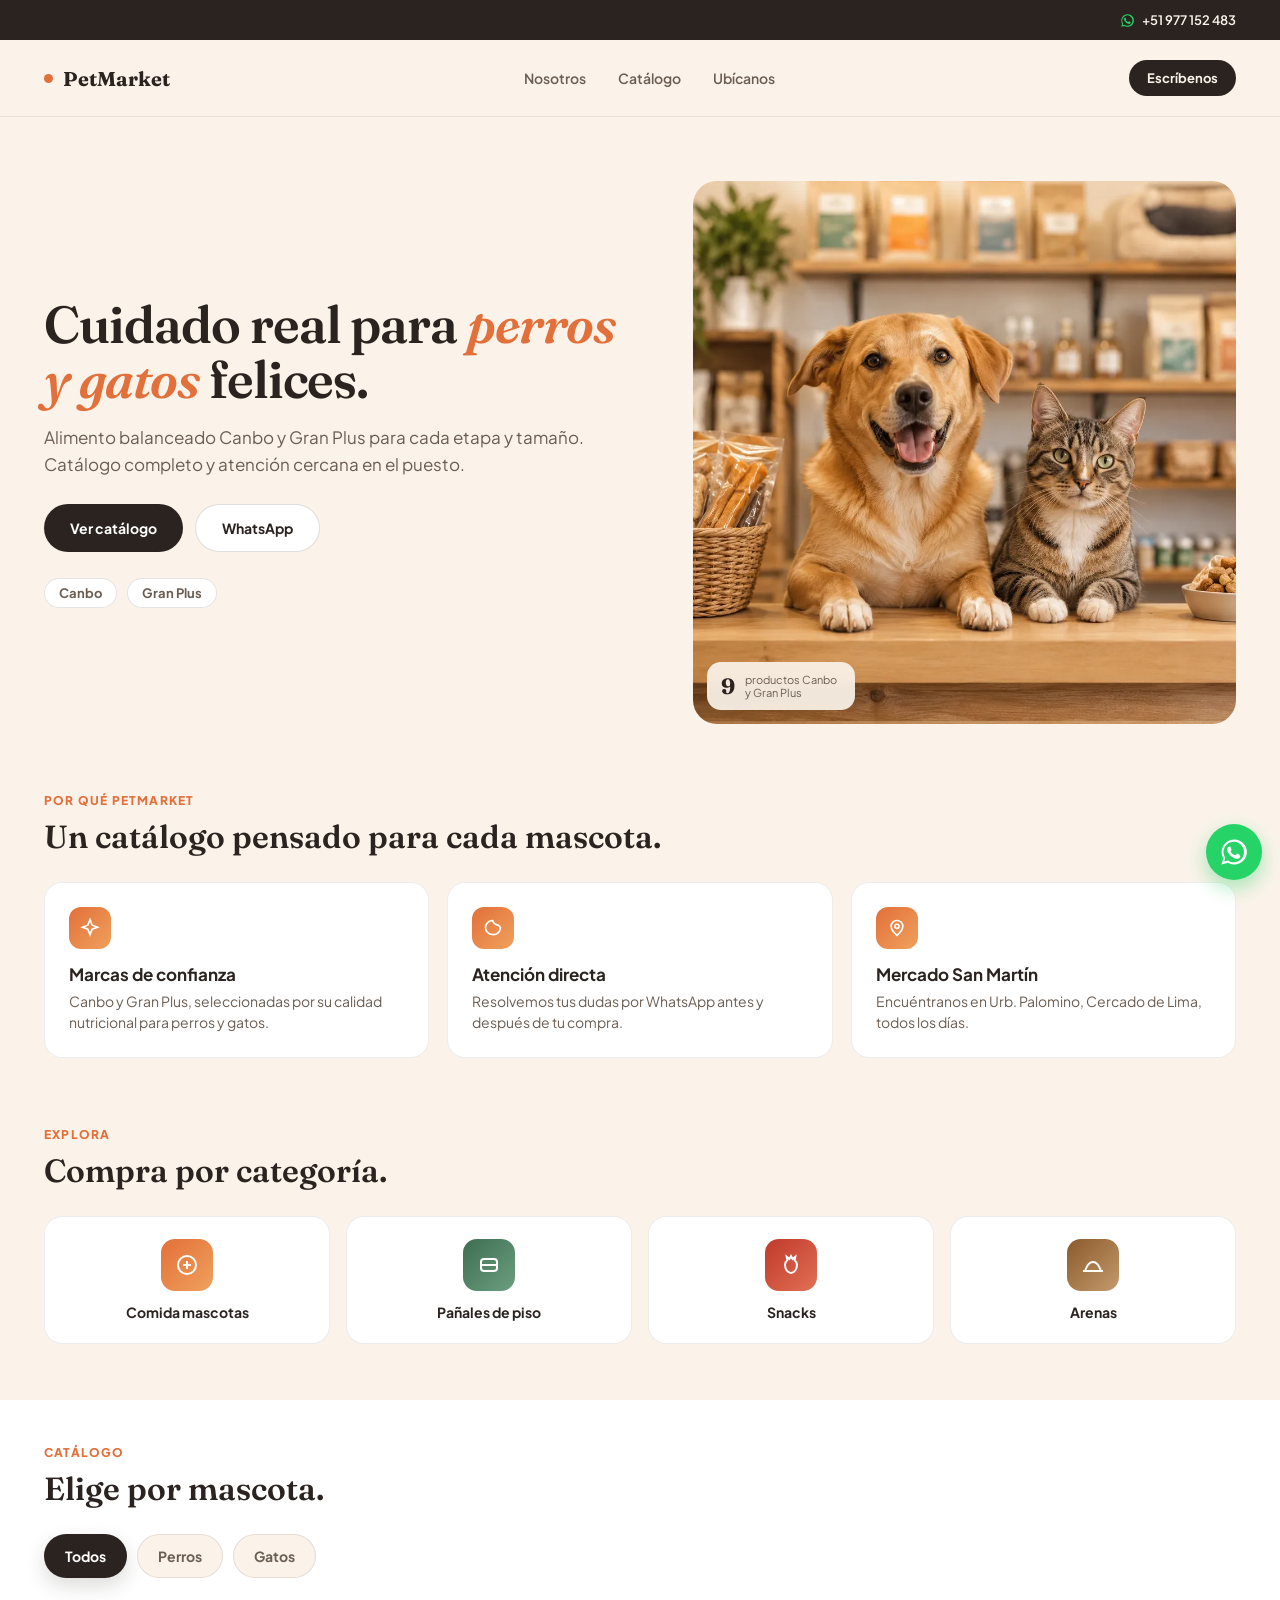
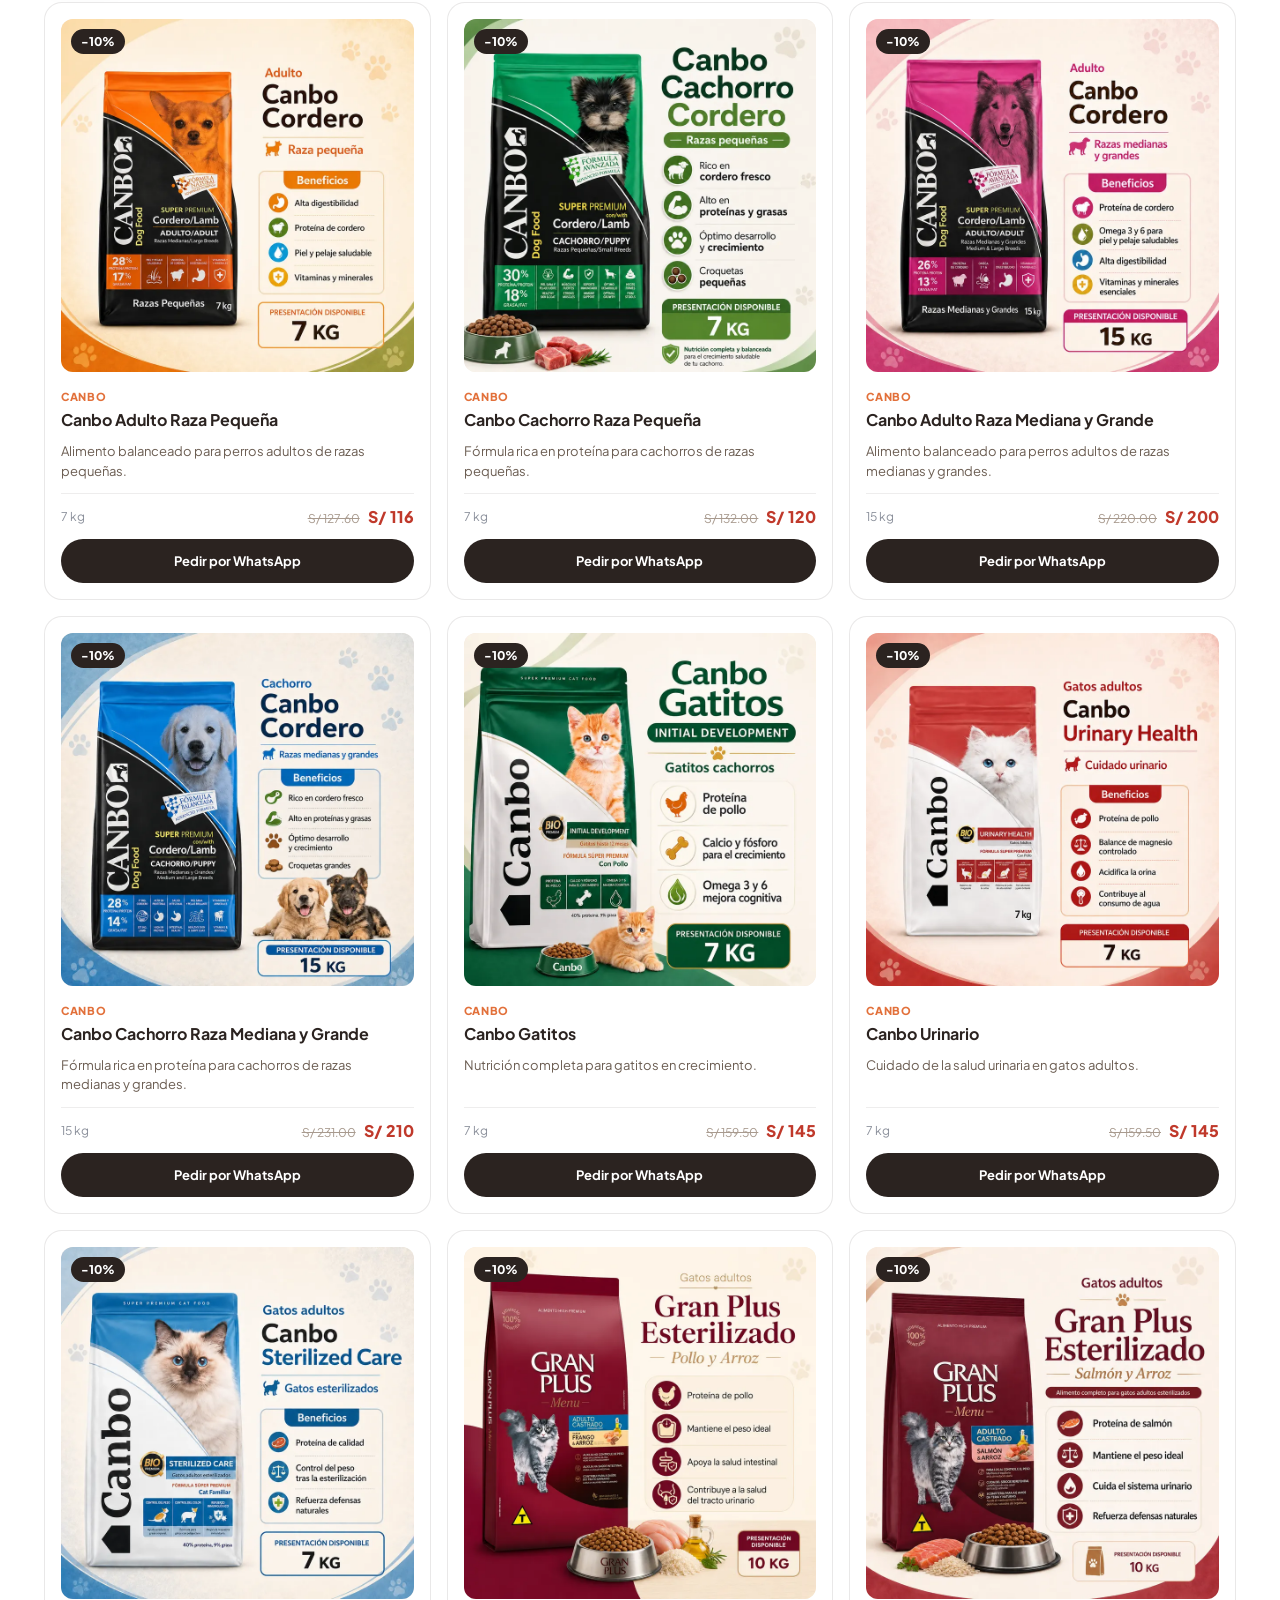
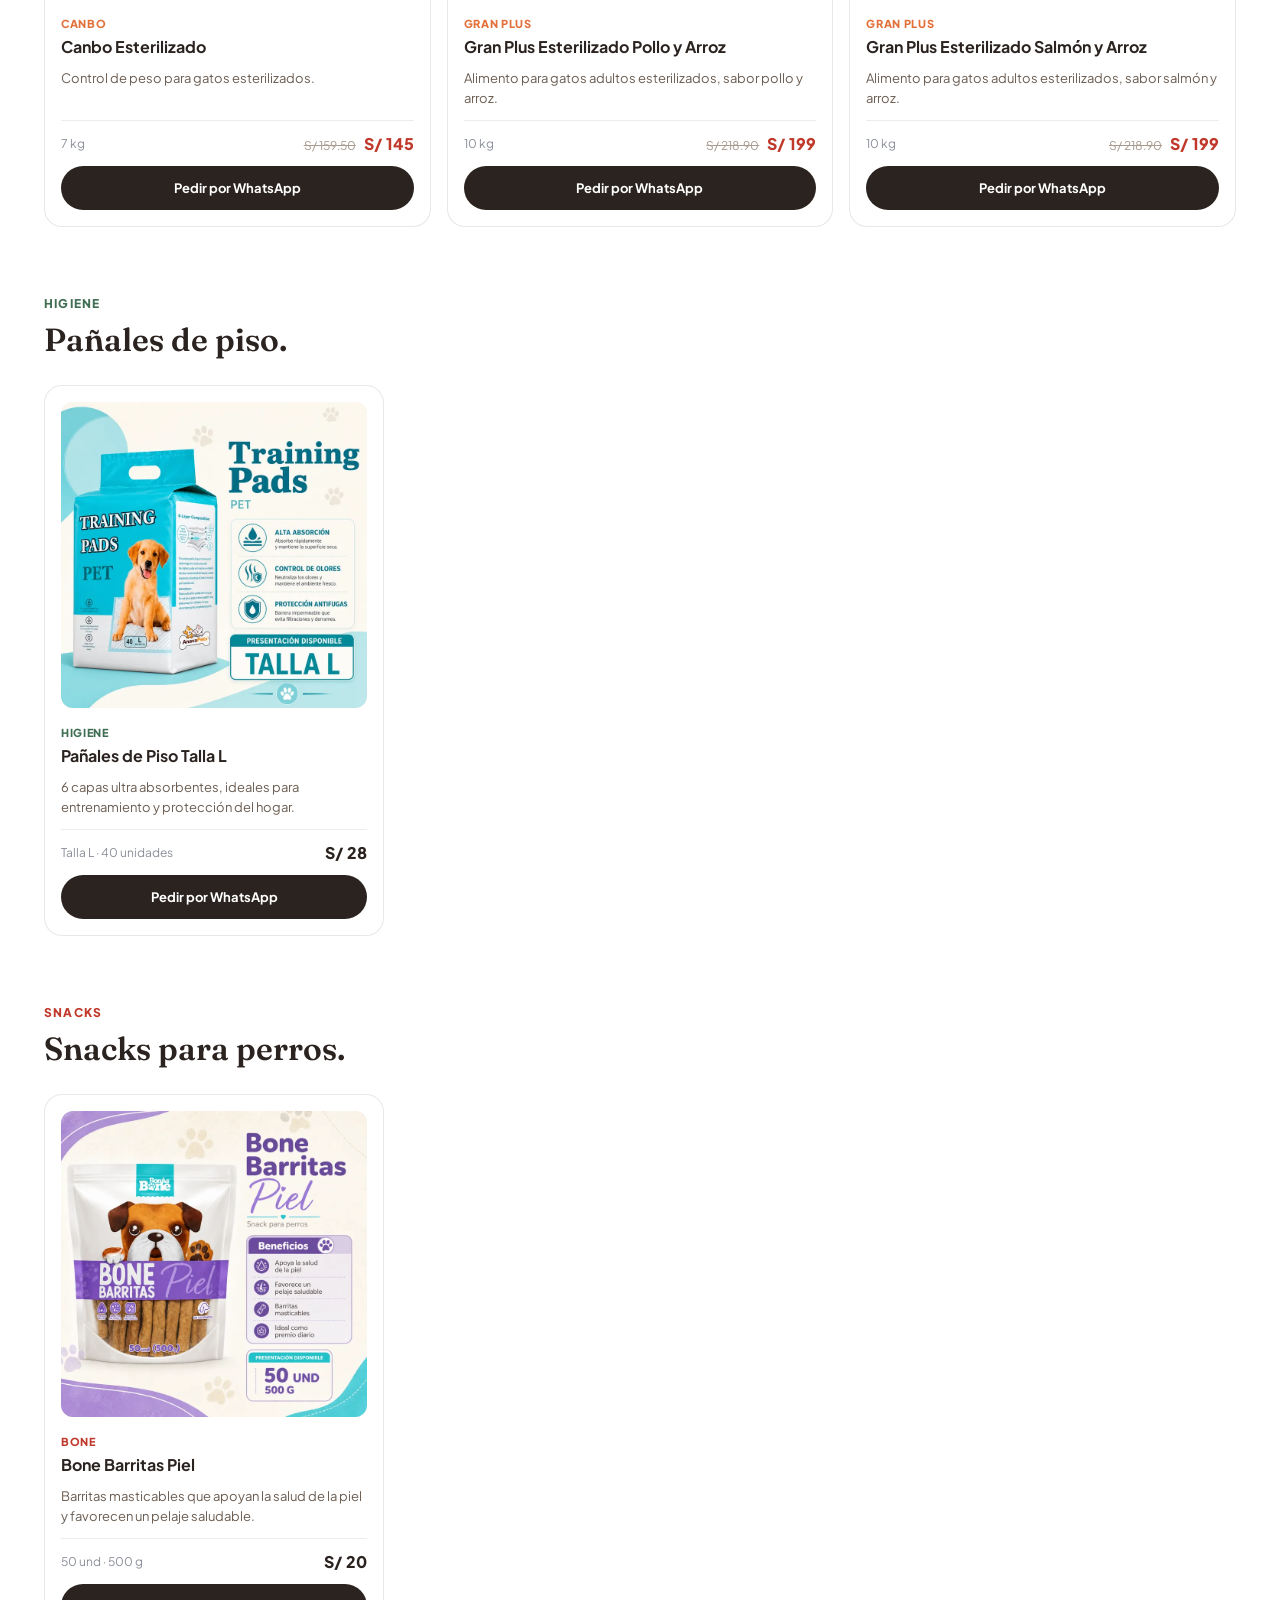
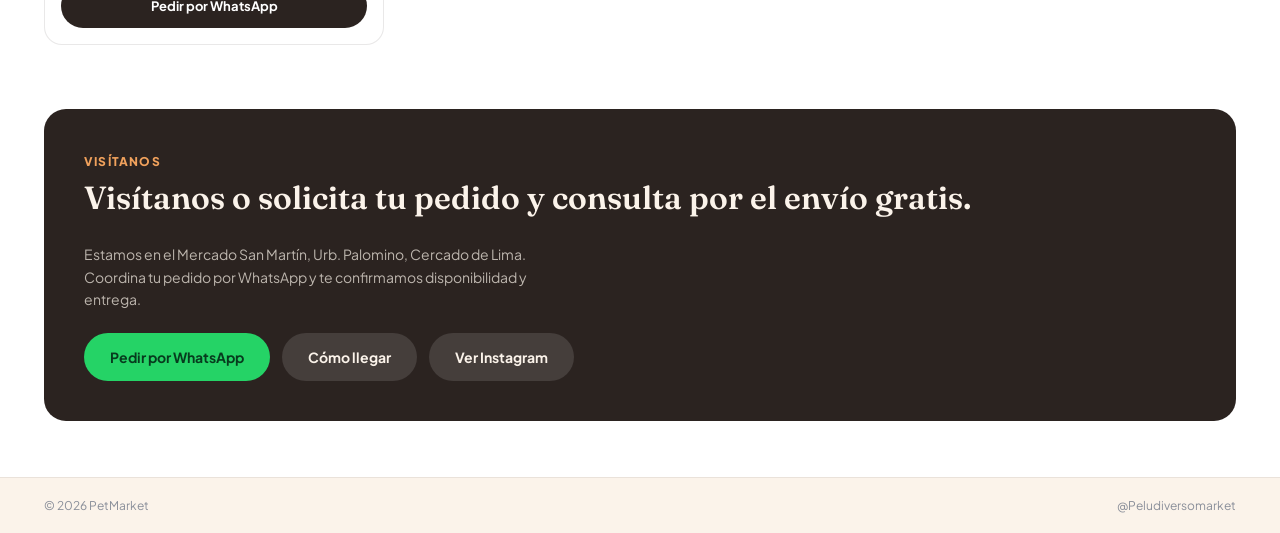
<file: index.html>
<!DOCTYPE html>
<html lang="es">
<head>
<meta charset="utf-8">
<meta name="viewport" content="width=device-width, initial-scale=1">
<title>PetMarket · Alimento y accesorios para perros y gatos en Lima</title>
<meta name="description" content="PetMarket — Alimento balanceado Canbo y Gran Plus para perros y gatos, pañales de piso y snacks. Pedidos por WhatsApp con envío. Mercado San Martín, Urb. Palomino, Cercado de Lima.">
<link rel="canonical" href="https://aaroncn10.github.io/petmarketweb/">
<meta name="theme-color" content="#2B2320">

<!-- Open Graph / redes sociales -->
<meta property="og:type" content="website">
<meta property="og:title" content="PetMarket · Alimento para perros y gatos en Lima">
<meta property="og:description" content="Canbo y Gran Plus con 10% de descuento. Pide por WhatsApp: +51 977 152 483.">
<meta property="og:url" content="https://aaroncn10.github.io/petmarketweb/">
<meta property="og:image" content="https://aaroncn10.github.io/petmarketweb/images/hero-perro-gato.png">
<meta property="og:locale" content="es_PE">
<meta name="twitter:card" content="summary_large_image">

<link rel="preconnect" href="https://fonts.googleapis.com">
<link rel="preconnect" href="https://fonts.gstatic.com" crossorigin="">
<link rel="stylesheet" href="https://fonts.googleapis.com/css2?family=Fraunces:ital,opsz,wght@0,9..144,500;0,9..144,600;0,9..144,700;1,9..144,500&family=Plus+Jakarta+Sans:wght@400;500;600;700;800&display=swap">
<link rel="stylesheet" href="styles.css">

<!-- Datos estructurados para Google -->
<script type="application/ld+json">
{
  "@context": "https://schema.org",
  "@type": "PetStore",
  "name": "PetMarket",
  "description": "Alimento balanceado Canbo y Gran Plus para perros y gatos, pañales de piso y snacks.",
  "telephone": "+51977152483",
  "url": "https://aaroncn10.github.io/petmarketweb/",
  "image": "https://aaroncn10.github.io/petmarketweb/images/hero-perro-gato.png",
  "address": {
    "@type": "PostalAddress",
    "streetAddress": "Mercado San Martín, Urb. Palomino",
    "addressLocality": "Cercado de Lima",
    "addressRegion": "Lima",
    "addressCountry": "PE"
  },
  "sameAs": ["https://instagram.com/Peludiversomarket"]
}
</script>
</head>
<body>

<!-- top bar -->
<div class="topbar">
  <a href="https://wa.me/51977152483?text=Hola%20PetMarket%2C%20quisiera%20m%C3%A1s%20informaci%C3%B3n%20sobre%20su%20cat%C3%A1logo%20%F0%9F%90%BE" target="_blank" rel="noopener">
    <svg width="15" height="15" viewBox="0 0 24 24" fill="#25D366" aria-hidden="true"><path d="M12 2a10 10 0 00-8.6 15L2 22l5.2-1.4A10 10 0 1012 2zm0 18.2c-1.6 0-3.1-.4-4.4-1.2l-.3-.2-3.1.8.8-3-.2-.3A8.2 8.2 0 1112 20.2zm4.5-6.1c-.2-.1-1.4-.7-1.7-.8s-.4-.1-.6.1-.7.8-.9 1-.3.2-.6.1a6.7 6.7 0 01-2-1.2 7.4 7.4 0 01-1.4-1.7c-.1-.2 0-.4.1-.5l.4-.5.2-.3v-.3c0-.1-.6-1.4-.8-1.9s-.4-.4-.6-.4h-.5a1 1 0 00-.7.3 2.9 2.9 0 00-.9 2.2 5 5 0 001.1 2.7 11.5 11.5 0 004.4 3.9c.6.3 1.1.4 1.5.5.6.2 1.2.2 1.6.1a2.7 2.7 0 001.8-1.3c.2-.4.2-.7.1-.8s-.2-.2-.4-.3z"></path></svg>
    +51 977 152 483
  </a>
</div>

<!-- nav -->
<header class="nav">
  <a class="nav__logo" href="#"><span class="dot"></span>PetMarket</a>
  <nav class="nav__links" aria-label="Navegación principal">
    <a href="#nosotros">Nosotros</a>
    <a href="#catalogo">Catálogo</a>
    <a href="#ubicanos">Ubícanos</a>
  </nav>
  <div style="display:flex; align-items:center; gap:10px;">
    <a class="nav__cta" href="https://wa.me/51977152483?text=Hola%20PetMarket%2C%20quisiera%20m%C3%A1s%20informaci%C3%B3n%20sobre%20su%20cat%C3%A1logo%20%F0%9F%90%BE" target="_blank" rel="noopener">Escríbenos</a>
    <button class="nav__toggle" id="menu-toggle" aria-label="Abrir menú" aria-expanded="false" aria-controls="mobile-menu">
      <svg width="22" height="22" viewBox="0 0 24 24" fill="none" stroke="currentColor" stroke-width="2" stroke-linecap="round" aria-hidden="true"><path d="M4 7h16M4 12h16M4 17h16"></path></svg>
    </button>
  </div>
  <nav class="nav__menu" id="mobile-menu" aria-label="Menú móvil">
    <a href="#nosotros">Nosotros</a>
    <a href="#catalogo">Catálogo</a>
    <a href="#panales">Pañales de piso</a>
    <a href="#snacks">Snacks</a>
    <a href="#ubicanos">Ubícanos</a>
  </nav>
</header>

<!-- botón flotante de WhatsApp -->
<a class="wa-float" href="https://wa.me/51977152483?text=Hola%20PetMarket%2C%20quisiera%20m%C3%A1s%20informaci%C3%B3n%20sobre%20su%20cat%C3%A1logo%20%F0%9F%90%BE" target="_blank" rel="noopener" aria-label="Escríbenos por WhatsApp">
  <svg width="30" height="30" viewBox="0 0 24 24" fill="#fff" aria-hidden="true"><path d="M12 2a10 10 0 00-8.6 15L2 22l5.2-1.4A10 10 0 1012 2zm0 18.2c-1.6 0-3.1-.4-4.4-1.2l-.3-.2-3.1.8.8-3-.2-.3A8.2 8.2 0 1112 20.2zm4.5-6.1c-.2-.1-1.4-.7-1.7-.8s-.4-.1-.6.1-.7.8-.9 1-.3.2-.6.1a6.7 6.7 0 01-2-1.2 7.4 7.4 0 01-1.4-1.7c-.1-.2 0-.4.1-.5l.4-.5.2-.3v-.3c0-.1-.6-1.4-.8-1.9s-.4-.4-.6-.4h-.5a1 1 0 00-.7.3 2.9 2.9 0 00-.9 2.2 5 5 0 001.1 2.7 11.5 11.5 0 004.4 3.9c.6.3 1.1.4 1.5.5.6.2 1.2.2 1.6.1a2.7 2.7 0 001.8-1.3c.2-.4.2-.7.1-.8s-.2-.2-.4-.3z"></path></svg>
</a>

<main>

  <!-- hero -->
  <section class="hero container">
    <div>
      <h1>Cuidado real para <em>perros y gatos</em> felices.</h1>
      <p class="hero__sub">Alimento balanceado Canbo y Gran Plus para cada etapa y tamaño. Catálogo completo y atención cercana en el puesto.</p>
      <div class="hero__actions">
        <a class="btn btn--dark" href="#catalogo">Ver catálogo</a>
        <a class="btn btn--light" href="https://wa.me/51977152483?text=Hola%20PetMarket%2C%20quisiera%20m%C3%A1s%20informaci%C3%B3n%20sobre%20su%20cat%C3%A1logo%20%F0%9F%90%BE" target="_blank" rel="noopener">WhatsApp</a>
      </div>
      <div class="hero__badges">
        <span class="badge">Canbo</span>
        <span class="badge">Gran Plus</span>
      </div>
    </div>
    <div class="hero__media">
      <img src="images/hero-perro-gato.webp" alt="Perro y gato en el mostrador de PetMarket" width="1000" height="1000" fetchpriority="high">
      <div class="hero__stat"><strong>9</strong><span>productos Canbo y Gran Plus</span></div>
    </div>
  </section>

  <!-- features -->
  <section id="nosotros" class="section container">
    <span class="eyebrow">Por qué PetMarket</span>
    <h2>Un catálogo pensado para cada mascota.</h2>
    <div class="features">
      <div class="feature">
        <div class="feature__icon"><svg width="20" height="20" viewBox="0 0 24 24" fill="none" stroke="#fff" stroke-width="2" aria-hidden="true"><path d="M12 2l2.6 6.6L21 11l-6.4 2.4L12 20l-2.6-6.6L3 11l6.4-2.4z"></path></svg></div>
        <h3>Marcas de confianza</h3>
        <p>Canbo y Gran Plus, seleccionadas por su calidad nutricional para perros y gatos.</p>
      </div>
      <div class="feature">
        <div class="feature__icon"><svg width="20" height="20" viewBox="0 0 24 24" fill="none" stroke="#fff" stroke-width="2" aria-hidden="true"><path d="M21 11.5a8.4 8.4 0 01-9.5 8.3A8.4 8.4 0 013 11.5 8.5 8.5 0 0111.5 3c.9 3 3 5 6.5 5.5a8.4 8.4 0 013 3z"></path></svg></div>
        <h3>Atención directa</h3>
        <p>Resolvemos tus dudas por WhatsApp antes y después de tu compra.</p>
      </div>
      <div class="feature">
        <div class="feature__icon"><svg width="20" height="20" viewBox="0 0 24 24" fill="none" stroke="#fff" stroke-width="2" aria-hidden="true"><path d="M12 21s-7-6.2-7-11a7 7 0 1114 0c0 4.8-7 11-7 11z"></path><circle cx="12" cy="10" r="2.5"></circle></svg></div>
        <h3>Mercado San Martín</h3>
        <p>Encuéntranos en Urb. Palomino, Cercado de Lima, todos los días.</p>
      </div>
    </div>
  </section>

  <!-- categorías -->
  <section class="section container">
    <span class="eyebrow">Explora</span>
    <h2>Compra por categoría.</h2>
    <div class="categories">
      <a class="category" href="#catalogo">
        <div class="category__icon grad-orange"><svg width="24" height="24" viewBox="0 0 24 24" fill="none" stroke="#fff" stroke-width="2" aria-hidden="true"><circle cx="12" cy="12" r="9"></circle><path d="M8 12h8M12 8v8"></path></svg></div>
        <span>Comida mascotas</span>
      </a>
      <a class="category" href="#panales">
        <div class="category__icon grad-green"><svg width="24" height="24" viewBox="0 0 24 24" fill="none" stroke="#fff" stroke-width="2" aria-hidden="true"><rect x="4" y="6" width="16" height="12" rx="3"></rect><path d="M4 12h16"></path></svg></div>
        <span>Pañales de piso</span>
      </a>
      <a class="category" href="#snacks">
        <div class="category__icon grad-red"><svg width="24" height="24" viewBox="0 0 24 24" fill="none" stroke="#fff" stroke-width="2" aria-hidden="true"><path d="M12 3l1.6 3 2.7-2.2-.6 3.4A6 6 0 0118 12c0 4-2.7 8-6 8s-6-4-6-8a6 6 0 012.3-4.8l-.6-3.4L10.4 6z"></path></svg></div>
        <span>Snacks</span>
      </a>
      <a class="category" href="#catalogo">
        <div class="category__icon grad-brown"><svg width="24" height="24" viewBox="0 0 24 24" fill="none" stroke="#fff" stroke-width="2" aria-hidden="true"><path d="M4 18c2-6 4-9 8-9s6 3 8 9"></path><path d="M2 18h20"></path></svg></div>
        <span>Arenas</span>
      </a>
    </div>
  </section>

  <!-- catálogo -->
  <section id="catalogo" class="section section--white">
    <div class="container" style="padding-top:32px;">
      <span class="eyebrow">Catálogo</span>
      <h2>Elige por mascota.</h2>
      <div class="filters" role="group" aria-label="Filtrar catálogo">
        <button class="cat-btn is-active" data-filter="all">Todos</button>
        <button class="cat-btn" data-filter="perros">Perros</button>
        <button class="cat-btn" data-filter="gatos">Gatos</button>
      </div>
      <div class="grid-products" id="catalog-grid">

        <article class="cat-card product is-visible" data-category="perros">
          <div class="product__media">
            <img src="images/canbo-adulto-pequena.webp" alt="Canbo Adulto Raza Pequeña" width="800" height="800" loading="lazy">
            <span class="product__off">-10%</span>
          </div>
          <div><span class="product__brand">Canbo</span><h3>Canbo Adulto Raza Pequeña</h3></div>
          <p class="product__desc">Alimento balanceado para perros adultos de razas pequeñas.</p>
          <div class="product__meta"><span>7 kg</span><span class="price"><span class="price__old">S/ 127.60</span><span class="price__now">S/ 116</span></span></div>
          <a class="btn btn--dark" href="https://wa.me/51977152483?text=Hola%20PetMarket%2C%20quisiera%20pedir%3A%20Canbo%20Adulto%20Raza%20Peque%C3%B1a" target="_blank" rel="noopener">Pedir por WhatsApp</a>
        </article>

        <article class="cat-card product is-visible" data-category="perros">
          <div class="product__media">
            <img src="images/canbo-cachorro-pequena.webp" alt="Canbo Cachorro Raza Pequeña" width="800" height="800" loading="lazy">
            <span class="product__off">-10%</span>
          </div>
          <div><span class="product__brand">Canbo</span><h3>Canbo Cachorro Raza Pequeña</h3></div>
          <p class="product__desc">Fórmula rica en proteína para cachorros de razas pequeñas.</p>
          <div class="product__meta"><span>7 kg</span><span class="price"><span class="price__old">S/ 132.00</span><span class="price__now">S/ 120</span></span></div>
          <a class="btn btn--dark" href="https://wa.me/51977152483?text=Hola%20PetMarket%2C%20quisiera%20pedir%3A%20Canbo%20Cachorro%20Raza%20Peque%C3%B1a" target="_blank" rel="noopener">Pedir por WhatsApp</a>
        </article>

        <article class="cat-card product is-visible" data-category="perros">
          <div class="product__media">
            <img src="images/canbo-adulto-mediana-grande.webp" alt="Canbo Adulto Raza Mediana y Grande" width="800" height="800" loading="lazy">
            <span class="product__off">-10%</span>
          </div>
          <div><span class="product__brand">Canbo</span><h3>Canbo Adulto Raza Mediana y Grande</h3></div>
          <p class="product__desc">Alimento balanceado para perros adultos de razas medianas y grandes.</p>
          <div class="product__meta"><span>15 kg</span><span class="price"><span class="price__old">S/ 220.00</span><span class="price__now">S/ 200</span></span></div>
          <a class="btn btn--dark" href="https://wa.me/51977152483?text=Hola%20PetMarket%2C%20quisiera%20pedir%3A%20Canbo%20Adulto%20Raza%20Mediana%20y%20Grande" target="_blank" rel="noopener">Pedir por WhatsApp</a>
        </article>

        <article class="cat-card product is-visible" data-category="perros">
          <div class="product__media">
            <img src="images/canbo-cachorro-mediana-grande.webp" alt="Canbo Cachorro Raza Mediana y Grande" width="800" height="800" loading="lazy">
            <span class="product__off">-10%</span>
          </div>
          <div><span class="product__brand">Canbo</span><h3>Canbo Cachorro Raza Mediana y Grande</h3></div>
          <p class="product__desc">Fórmula rica en proteína para cachorros de razas medianas y grandes.</p>
          <div class="product__meta"><span>15 kg</span><span class="price"><span class="price__old">S/ 231.00</span><span class="price__now">S/ 210</span></span></div>
          <a class="btn btn--dark" href="https://wa.me/51977152483?text=Hola%20PetMarket%2C%20quisiera%20pedir%3A%20Canbo%20Cachorro%20Raza%20Mediana%20y%20Grande" target="_blank" rel="noopener">Pedir por WhatsApp</a>
        </article>

        <article class="cat-card product is-visible" data-category="gatos">
          <div class="product__media">
            <img src="images/canbo-gatitos.webp" alt="Canbo Gatitos" width="800" height="800" loading="lazy">
            <span class="product__off">-10%</span>
          </div>
          <div><span class="product__brand">Canbo</span><h3>Canbo Gatitos</h3></div>
          <p class="product__desc">Nutrición completa para gatitos en crecimiento.</p>
          <div class="product__meta"><span>7 kg</span><span class="price"><span class="price__old">S/ 159.50</span><span class="price__now">S/ 145</span></span></div>
          <a class="btn btn--dark" href="https://wa.me/51977152483?text=Hola%20PetMarket%2C%20quisiera%20pedir%3A%20Canbo%20Gatitos" target="_blank" rel="noopener">Pedir por WhatsApp</a>
        </article>

        <article class="cat-card product is-visible" data-category="gatos">
          <div class="product__media">
            <img src="images/canbo-urinario.webp" alt="Canbo Urinario" width="800" height="800" loading="lazy">
            <span class="product__off">-10%</span>
          </div>
          <div><span class="product__brand">Canbo</span><h3>Canbo Urinario</h3></div>
          <p class="product__desc">Cuidado de la salud urinaria en gatos adultos.</p>
          <div class="product__meta"><span>7 kg</span><span class="price"><span class="price__old">S/ 159.50</span><span class="price__now">S/ 145</span></span></div>
          <a class="btn btn--dark" href="https://wa.me/51977152483?text=Hola%20PetMarket%2C%20quisiera%20pedir%3A%20Canbo%20Urinario" target="_blank" rel="noopener">Pedir por WhatsApp</a>
        </article>

        <article class="cat-card product is-visible" data-category="gatos">
          <div class="product__media">
            <img src="images/canbo-esterilizado.webp" alt="Canbo Esterilizado" width="800" height="800" loading="lazy">
            <span class="product__off">-10%</span>
          </div>
          <div><span class="product__brand">Canbo</span><h3>Canbo Esterilizado</h3></div>
          <p class="product__desc">Control de peso para gatos esterilizados.</p>
          <div class="product__meta"><span>7 kg</span><span class="price"><span class="price__old">S/ 159.50</span><span class="price__now">S/ 145</span></span></div>
          <a class="btn btn--dark" href="https://wa.me/51977152483?text=Hola%20PetMarket%2C%20quisiera%20pedir%3A%20Canbo%20Esterilizado" target="_blank" rel="noopener">Pedir por WhatsApp</a>
        </article>

        <article class="cat-card product is-visible" data-category="gatos">
          <div class="product__media">
            <img src="images/granplus-esterilizado-pollo.webp" alt="Gran Plus Esterilizado Pollo y Arroz" width="800" height="800" loading="lazy">
            <span class="product__off">-10%</span>
          </div>
          <div><span class="product__brand">Gran Plus</span><h3>Gran Plus Esterilizado Pollo y Arroz</h3></div>
          <p class="product__desc">Alimento para gatos adultos esterilizados, sabor pollo y arroz.</p>
          <div class="product__meta"><span>10 kg</span><span class="price"><span class="price__old">S/ 218.90</span><span class="price__now">S/ 199</span></span></div>
          <a class="btn btn--dark" href="https://wa.me/51977152483?text=Hola%20PetMarket%2C%20quisiera%20pedir%3A%20Gran%20Plus%20Esterilizado%20Pollo%20y%20Arroz" target="_blank" rel="noopener">Pedir por WhatsApp</a>
        </article>

        <article class="cat-card product is-visible" data-category="gatos">
          <div class="product__media">
            <img src="images/granplus-esterilizado-salmon.webp" alt="Gran Plus Esterilizado Salmón y Arroz" width="800" height="800" loading="lazy">
            <span class="product__off">-10%</span>
          </div>
          <div><span class="product__brand">Gran Plus</span><h3>Gran Plus Esterilizado Salmón y Arroz</h3></div>
          <p class="product__desc">Alimento para gatos adultos esterilizados, sabor salmón y arroz.</p>
          <div class="product__meta"><span>10 kg</span><span class="price"><span class="price__old">S/ 218.90</span><span class="price__now">S/ 199</span></span></div>
          <a class="btn btn--dark" href="https://wa.me/51977152483?text=Hola%20PetMarket%2C%20quisiera%20pedir%3A%20Gran%20Plus%20Esterilizado%20Salm%C3%B3n%20y%20Arroz" target="_blank" rel="noopener">Pedir por WhatsApp</a>
        </article>

      </div>
    </div>
  </section>

  <!-- pañales -->
  <section id="panales" class="section section--white">
    <div class="container">
      <span class="eyebrow eyebrow--green">Higiene</span>
      <h2>Pañales de piso.</h2>
      <article class="product single-card" style="display:flex;">
        <div class="product__media">
          <img src="images/panales-piso.webp" alt="Pañales de Piso Talla L" width="800" height="800" loading="lazy">
        </div>
        <div><span class="product__brand product__brand--green">Higiene</span><h3>Pañales de Piso Talla L</h3></div>
        <p class="product__desc">6 capas ultra absorbentes, ideales para entrenamiento y protección del hogar.</p>
        <div class="product__meta"><span>Talla L · 40 unidades</span><span class="price"><span class="price__now price__now--plain">S/ 28</span></span></div>
        <a class="btn btn--dark" href="https://wa.me/51977152483?text=Hola%20PetMarket%2C%20quisiera%20pedir%3A%20Pa%C3%B1ales%20de%20Piso%20Talla%20L" target="_blank" rel="noopener">Pedir por WhatsApp</a>
      </article>
    </div>
  </section>

  <!-- snacks -->
  <section id="snacks" class="section section--white">
    <div class="container">
      <span class="eyebrow eyebrow--red">Snacks</span>
      <h2>Snacks para perros.</h2>
      <article class="product single-card" style="display:flex;">
        <div class="product__media">
          <img src="images/snack-bone-barritas.webp" alt="Bone Barritas Piel" width="800" height="800" loading="lazy">
        </div>
        <div><span class="product__brand product__brand--red">Bone</span><h3>Bone Barritas Piel</h3></div>
        <p class="product__desc">Barritas masticables que apoyan la salud de la piel y favorecen un pelaje saludable.</p>
        <div class="product__meta"><span>50 und · 500 g</span><span class="price"><span class="price__now price__now--plain">S/ 20</span></span></div>
        <a class="btn btn--dark" href="https://wa.me/51977152483?text=Hola%20PetMarket%2C%20quisiera%20pedir%3A%20Bone%20Barritas%20Piel" target="_blank" rel="noopener">Pedir por WhatsApp</a>
      </article>
    </div>
  </section>

  <!-- ubícanos -->
  <section id="ubicanos" class="section section--white">
    <div class="container">
      <div class="location-card">
        <span class="eyebrow eyebrow--peach">Visítanos</span>
        <h2>Visítanos o solicita tu pedido y consulta por el envío gratis.</h2>
        <p>Estamos en el Mercado San Martín, Urb. Palomino, Cercado de Lima. Coordina tu pedido por WhatsApp y te confirmamos disponibilidad y entrega.</p>
        <div class="actions">
          <a class="btn btn--wa" href="https://wa.me/51977152483?text=Hola%20PetMarket%2C%20quisiera%20m%C3%A1s%20informaci%C3%B3n%20sobre%20su%20cat%C3%A1logo%20%F0%9F%90%BE" target="_blank" rel="noopener">Pedir por WhatsApp</a>
          <a class="btn btn--ghost" href="https://www.google.com/maps/search/?api=1&query=Mercado+San+Mart%C3%ADn+Urb.+Palomino+Cercado+de+Lima" target="_blank" rel="noopener">Cómo llegar</a>
          <a class="btn btn--ghost" href="https://instagram.com/Peludiversomarket" target="_blank" rel="noopener">Ver Instagram</a>
        </div>
      </div>
    </div>
  </section>

</main>

<footer class="footer">
  <span>© 2026 PetMarket</span><span>@Peludiversomarket</span>
</footer>

<script src="main.js" defer></script>
</body>
</html>
</file>
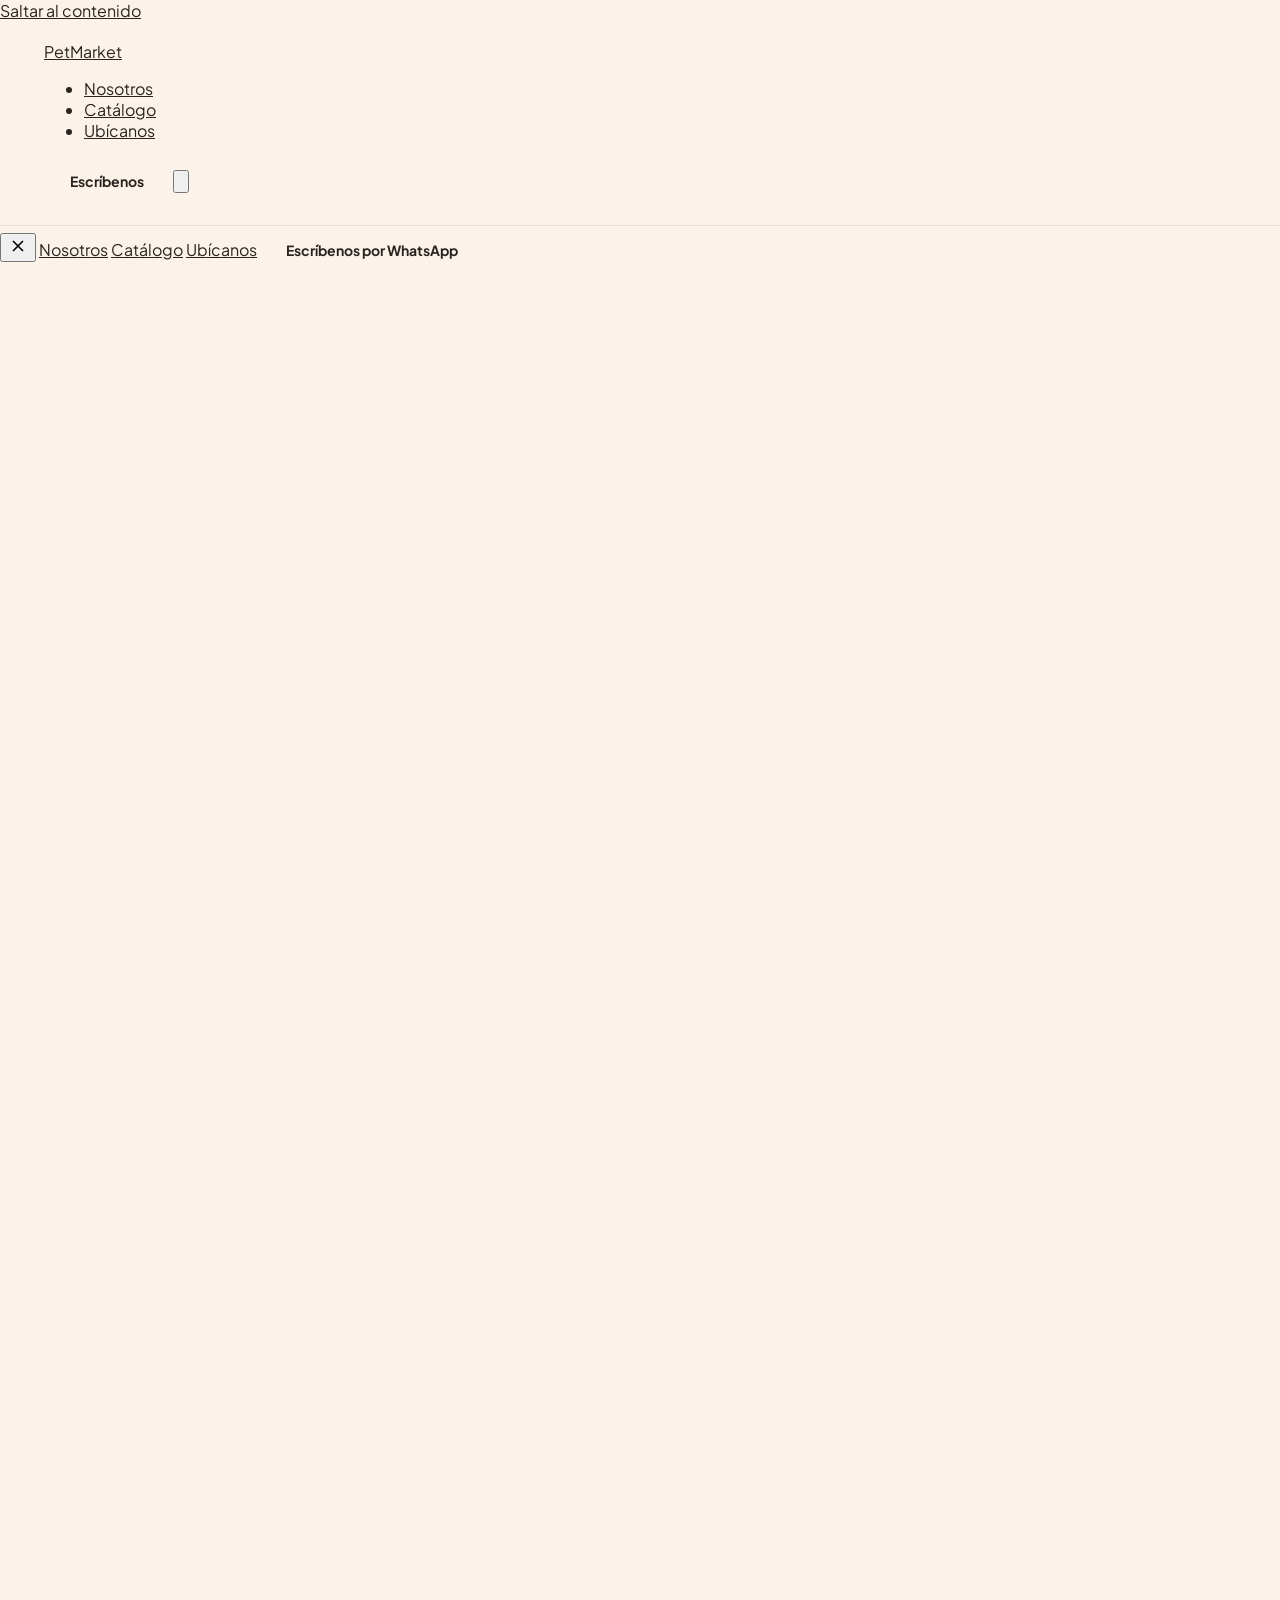
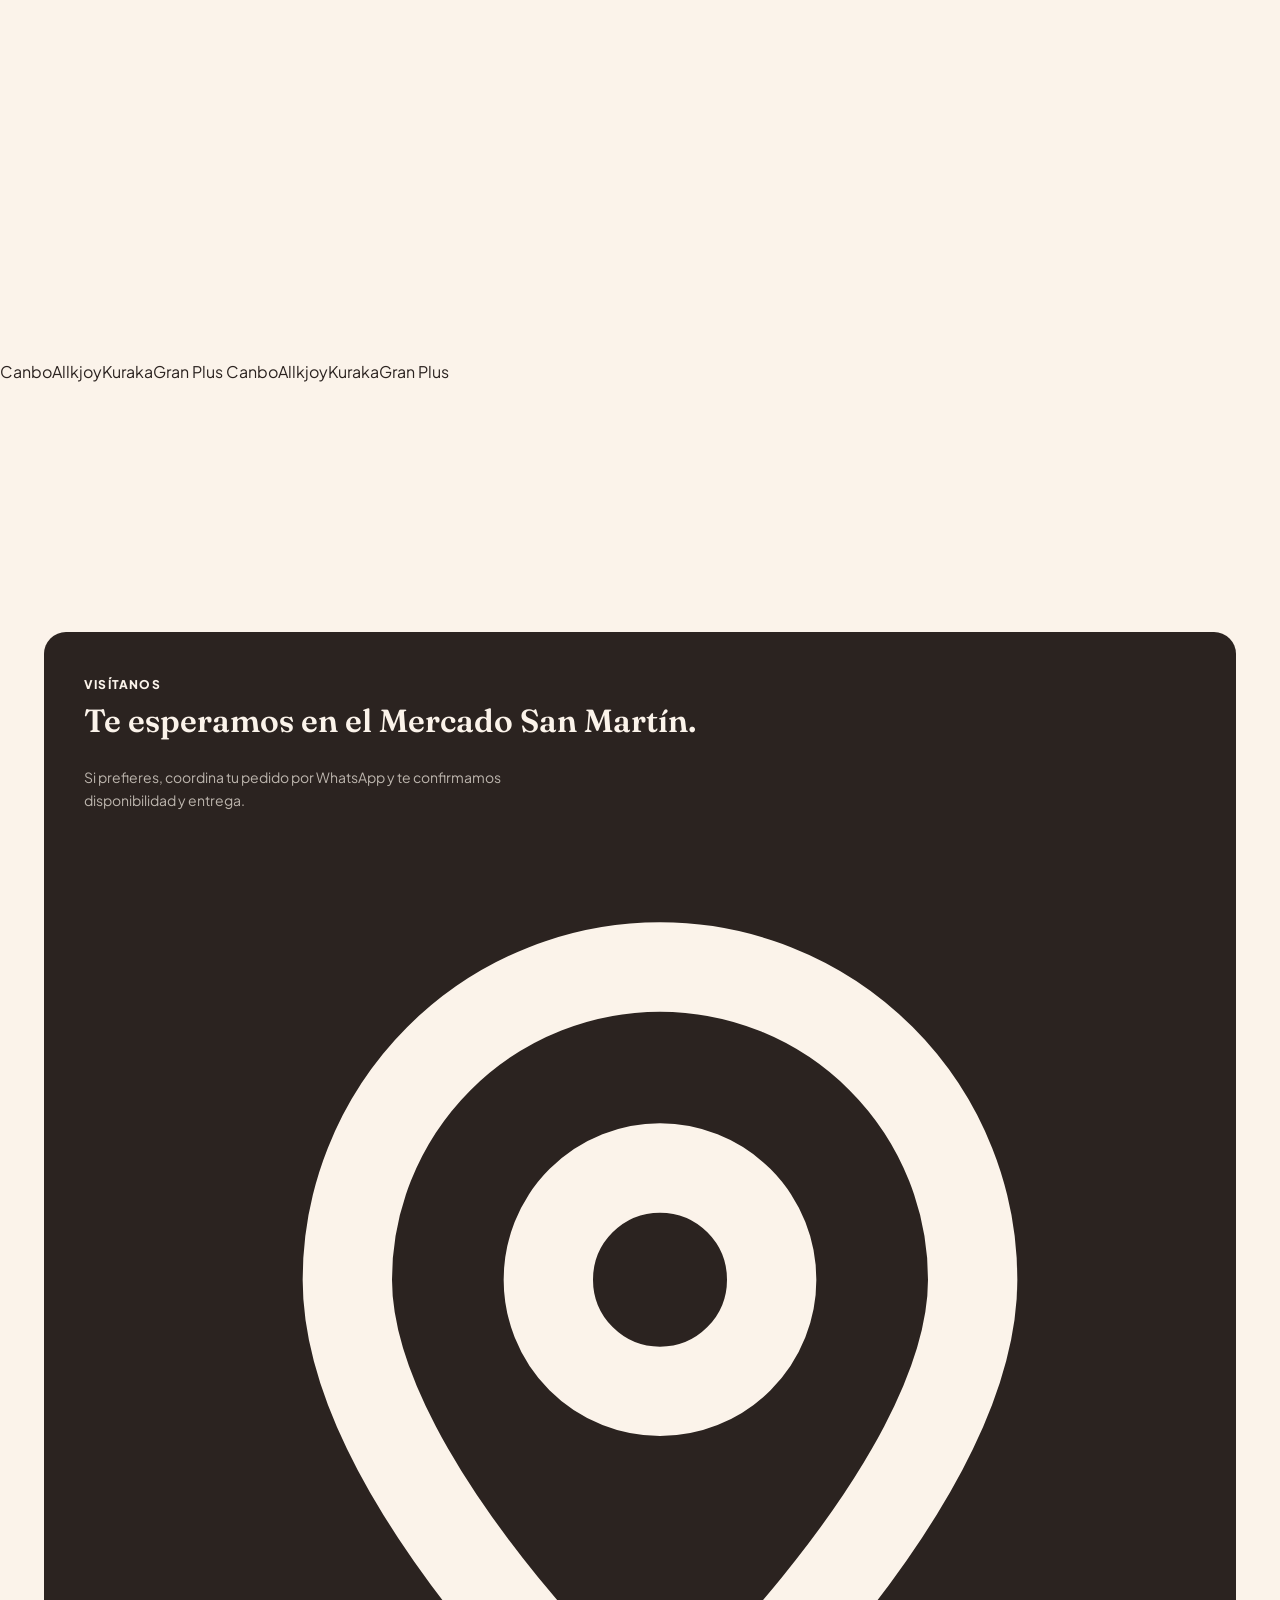
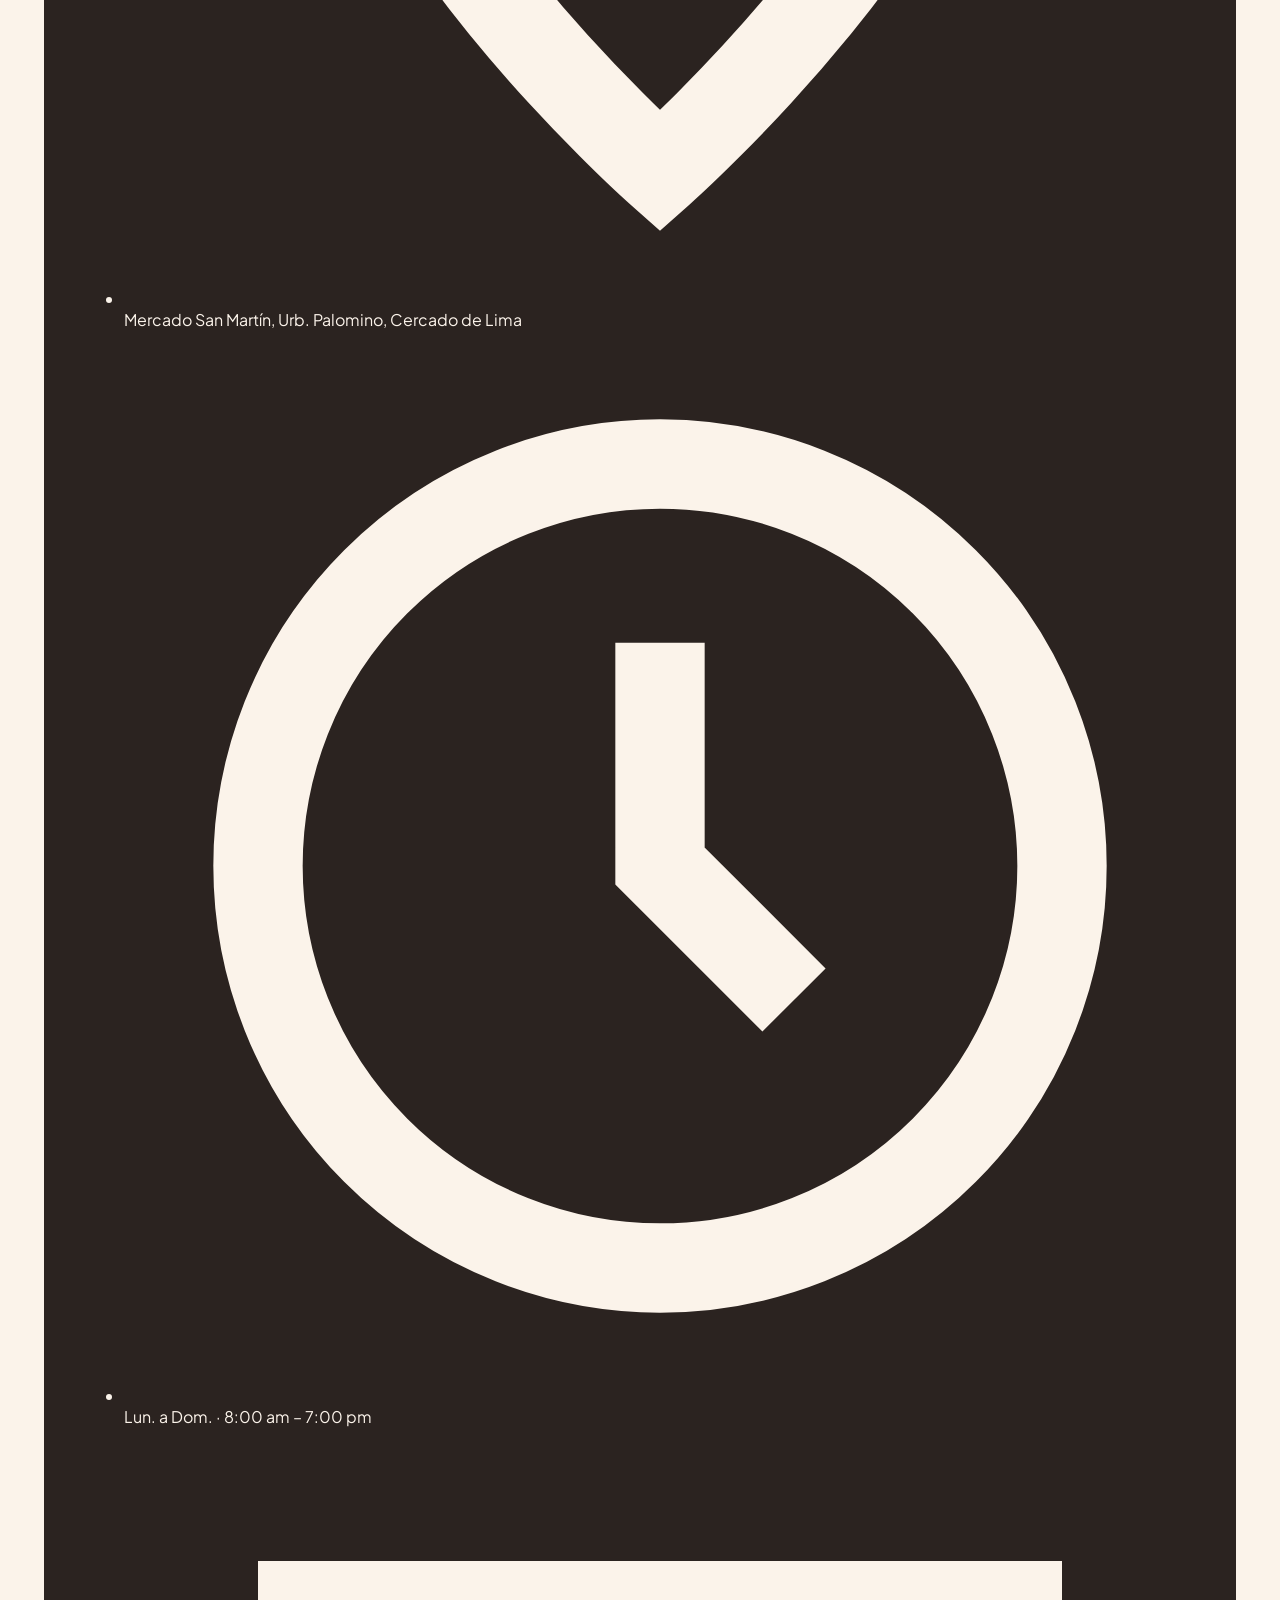
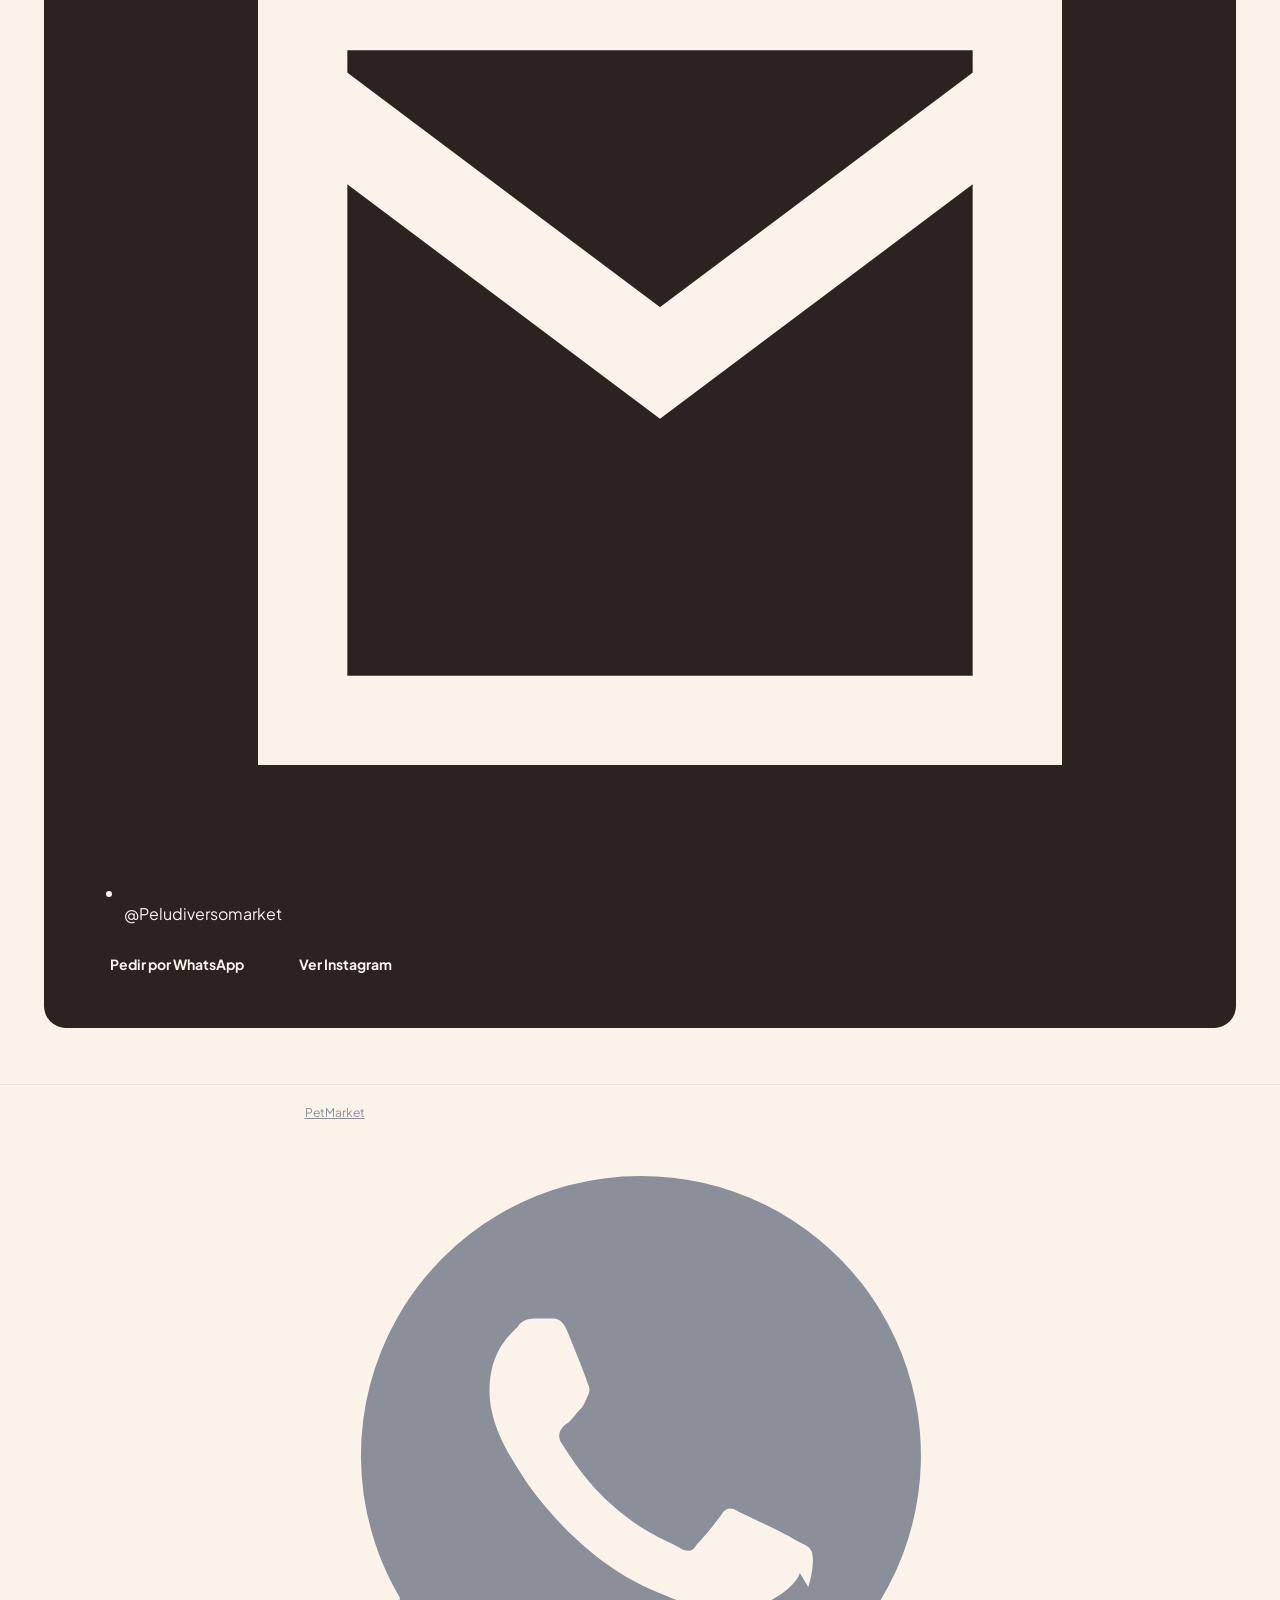
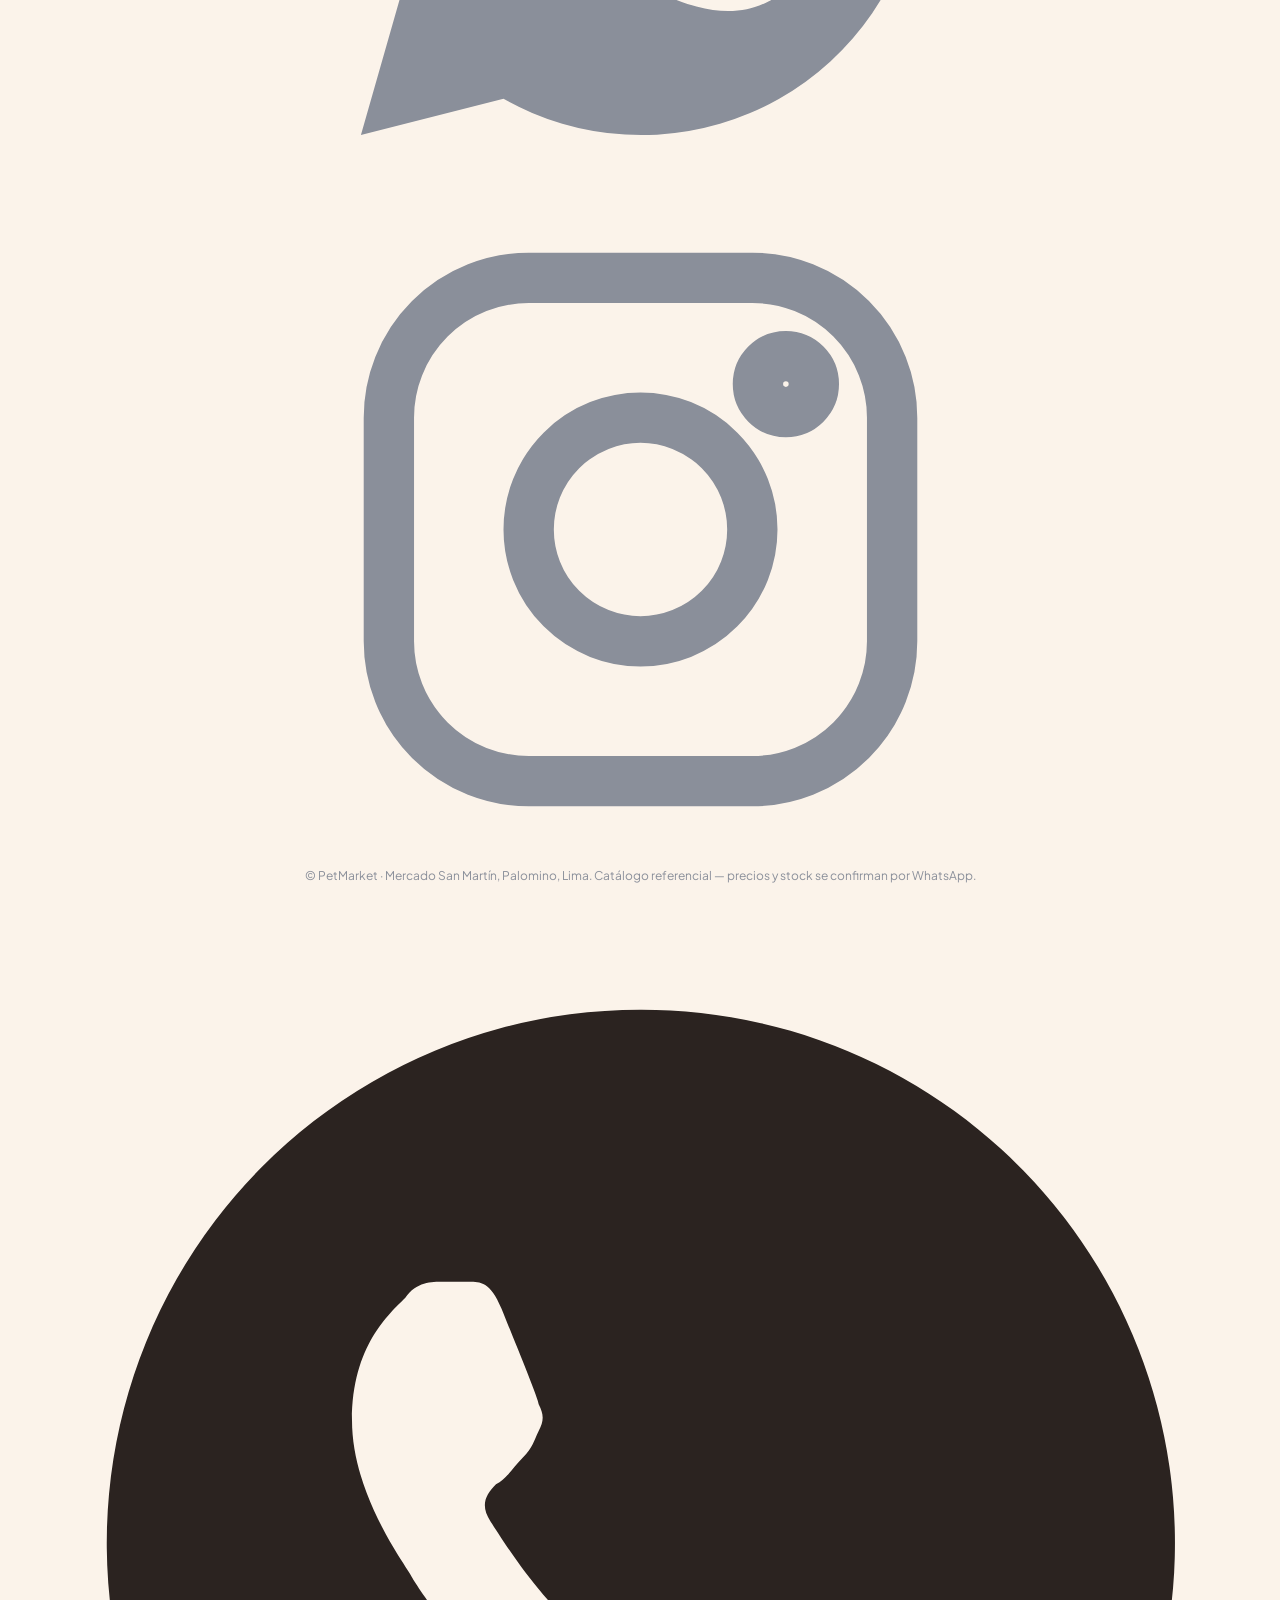
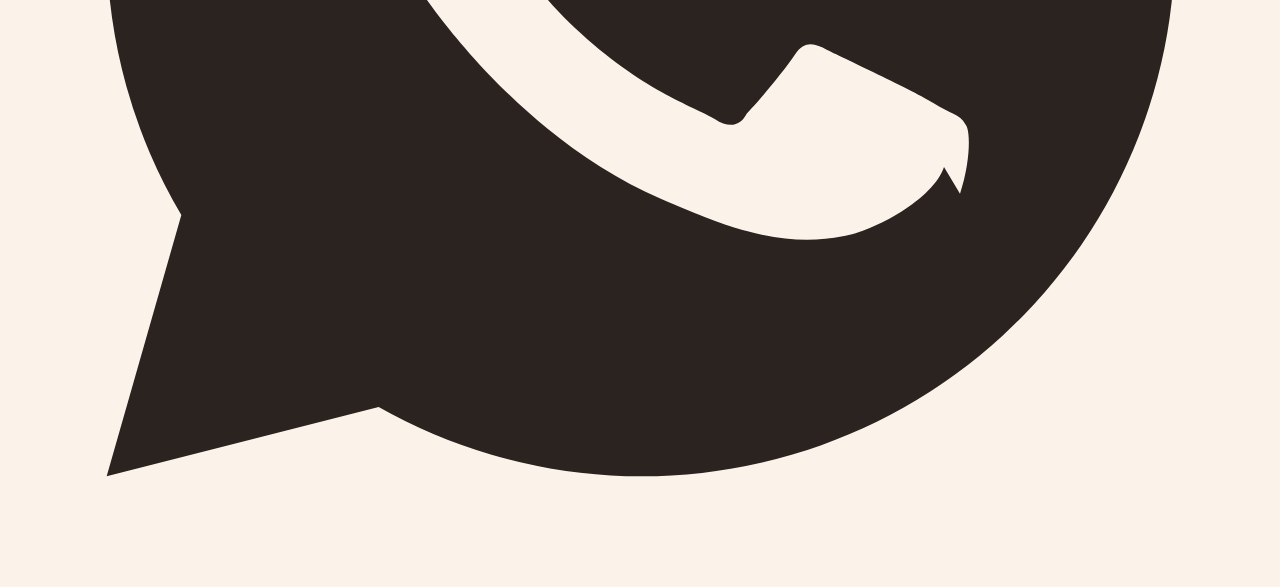
<file: indexx.html>
<!doctype html>
<html lang="es">
<head>
  <meta charset="utf-8">
  <meta name="viewport" content="width=device-width, initial-scale=1">
  <title>PetMarket · Alimento y accesorios para perros y gatos en Lima</title>
  <meta name="description" content="PetMarket — Canbo, Allkjoy, Kuraka y Gran Plus. Catálogo de alimento para perros y gatos en Mercado San Martín, Palomino, Lima.">

  <link rel="preconnect" href="https://fonts.googleapis.com">
  <link rel="preconnect" href="https://fonts.gstatic.com" crossorigin>
  <link rel="stylesheet" href="https://fonts.googleapis.com/css2?family=Fraunces:ital,opsz,wght@0,9..144,500;0,9..144,600;1,9..144,500&family=Plus+Jakarta+Sans:wght@400;500;600;700;800&display=swap">

  <link rel="stylesheet" href="styles.css?v=20260703">
</head>
<body>
  <a href="#main" class="skip-link">Saltar al contenido</a>

  <nav class="nav" data-nav>
    <div class="nav-inner">
      <a href="#top" class="brand-mark"><span class="dot"></span>PetMarket</a>
      <ul class="nav-links">
        <li><a href="#nosotros">Nosotros</a></li>
        <li><a href="#catalogo">Catálogo</a></li>
        <li><a href="#ubicacion">Ubícanos</a></li>
      </ul>
      <a class="btn btn-primary btn-sm nav-cta" data-whatsapp-link target="_blank" rel="noopener">Escríbenos</a>
      <button class="nav-burger" data-menu-open aria-label="Abrir menú" aria-expanded="false">
        <svg viewBox="0 0 24 24" fill="none" stroke="currentColor" stroke-width="2"><path d="M3 6h18M3 12h18M3 18h18"/></svg>
      </button>
    </div>
  </nav>

  <div class="mobile-menu" data-mobile-menu>
    <button class="mobile-menu-close" data-menu-close aria-label="Cerrar menú">
      <svg viewBox="0 0 24 24" fill="none" stroke="currentColor" stroke-width="2" width="20" height="20"><path d="M6 6l12 12M18 6L6 18"/></svg>
    </button>
    <a href="#nosotros" data-menu-link>Nosotros</a>
    <a href="#catalogo" data-menu-link>Catálogo</a>
    <a href="#ubicacion" data-menu-link>Ubícanos</a>
    <a class="btn btn-whatsapp" data-whatsapp-link target="_blank" rel="noopener">Escríbenos por WhatsApp</a>
  </div>

  <main id="main">
    <!-- HERO -->
    <section id="top" class="hero">
      <div class="hero-mesh" aria-hidden="true"></div>
      <div class="container hero-grid">
        <div class="reveal">
          <span class="hero-kicker">
            <svg class="paw" viewBox="0 0 24 24" fill="currentColor"><path d="M4.5 10a2 2 0 100-4 2 2 0 000 4zm5-3a2 2 0 100-4 2 2 0 000 4zm5 0a2 2 0 100-4 2 2 0 000 4zm4.5 3a2 2 0 100-4 2 2 0 000 4zM12 12c-3 0-6.5 2.3-6.5 5.4 0 1.6 1.3 2.6 2.9 2.2.9-.2 1.9-.6 3.6-.6s2.7.4 3.6.6c1.6.4 2.9-.6 2.9-2.2C18.5 14.3 15 12 12 12z"/></svg>
            Mercado San Martín · Palomino, Lima
          </span>
          <h1 class="hero-title">Cuidado real<br>para <em>perros y gatos</em> felices.</h1>
          <p class="hero-sub">Alimento balanceado y snacks de Canbo, Allkjoy, Kuraka y Gran Plus. Catálogo completo, atención cercana y las marcas que tu mascota ya conoce.</p>
          <div class="hero-actions">
            <a href="#catalogo" class="btn btn-primary">Ver catálogo</a>
            <a class="btn btn-glass" data-whatsapp-link target="_blank" rel="noopener">Escríbenos por WhatsApp</a>
          </div>
          <div class="hero-brands">
            <span>Marcas</span>
            <span class="tag">Canbo</span>
            <span class="tag">Allkjoy</span>
            <span class="tag">Kuraka</span>
            <span class="tag">Gran Plus</span>
          </div>
        </div>

        <div class="hero-visual reveal">
          <svg class="hero-illustration" viewBox="0 0 420 420" role="img" aria-label="Ilustración de un perro y un gato junto a un plato de comida">
            <defs>
              <linearGradient id="dogG" x1="0" y1="0" x2="1" y2="1">
                <stop offset="0%" stop-color="#ff9d78"/><stop offset="100%" stop-color="#ff7a59"/>
              </linearGradient>
              <linearGradient id="catG" x1="0" y1="0" x2="1" y2="1">
                <stop offset="0%" stop-color="#8b8ff5"/><stop offset="100%" stop-color="#6366f1"/>
              </linearGradient>
              <linearGradient id="bowlG" x1="0" y1="0" x2="0" y2="1">
                <stop offset="0%" stop-color="#ffd9a0"/><stop offset="100%" stop-color="#ffb347"/>
              </linearGradient>
            </defs>
            <ellipse cx="210" cy="360" rx="150" ry="18" fill="#1f2937" opacity=".08"/>
            <!-- dog -->
            <g>
              <ellipse cx="140" cy="230" rx="72" ry="62" fill="url(#dogG)"/>
              <circle cx="90" cy="170" r="34" fill="url(#dogG)"/>
              <ellipse cx="66" cy="150" rx="14" ry="20" fill="url(#dogG)" transform="rotate(-25 66 150)"/>
              <ellipse cx="116" cy="150" rx="14" ry="20" fill="url(#dogG)" transform="rotate(20 116 150)"/>
              <circle cx="80" cy="168" r="4" fill="#1f2937"/>
              <circle cx="102" cy="168" r="4" fill="#1f2937"/>
              <ellipse cx="91" cy="182" rx="7" ry="5" fill="#1f2937"/>
              <path d="M78 190 Q91 200 104 190" stroke="#1f2937" stroke-width="3" fill="none" stroke-linecap="round"/>
            </g>
            <!-- bowl -->
            <path d="M170 320 h100 a10 10 0 0 1 10 12 c-4 30-34 46-60 46s-56-16-60-46a10 10 0 0 1 10-12z" fill="url(#bowlG)"/>
            <ellipse cx="220" cy="320" rx="60" ry="12" fill="#fff" opacity=".5"/>
            <!-- cat -->
            <g>
              <ellipse cx="300" cy="240" rx="62" ry="54" fill="url(#catG)"/>
              <circle cx="322" cy="185" r="30" fill="url(#catG)"/>
              <path d="M300 165 l10 -22 l14 14z" fill="url(#catG)"/>
              <path d="M340 165 l14 -18 l4 22z" fill="url(#catG)"/>
              <circle cx="312" cy="184" r="3.5" fill="#1f2937"/>
              <circle cx="332" cy="184" r="3.5" fill="#1f2937"/>
              <path d="M304 196 h6 M328 196 h6" stroke="#1f2937" stroke-width="2" stroke-linecap="round"/>
              <path d="M322 198 v4" stroke="#1f2937" stroke-width="2" stroke-linecap="round"/>
              <path d="M360 250 q30 -6 34 14" stroke="url(#catG)" stroke-width="14" fill="none" stroke-linecap="round"/>
            </g>
          </svg>
          <div class="hero-badge">
            <strong data-count-to="4">4</strong>
            <span>marcas seleccionadas para tu mascota</span>
          </div>
        </div>
      </div>
    </section>

    <!-- FEATURES -->
    <section id="nosotros" class="section">
      <div class="container">
        <div class="section-head reveal">
          <span class="eyebrow">Por qué PetMarket</span>
          <h2>Un catálogo pensado para cada mascota.</h2>
          <p>Trabajamos con marcas que ya conoces y confías, y te acompañamos desde la primera consulta hasta la entrega.</p>
        </div>
        <div class="features-grid" data-features></div>
      </div>
    </section>

    <!-- MARQUEE -->
    <div class="marquee" aria-hidden="true">
      <div class="marquee-track">
        <span>Canbo</span><span>Allkjoy</span><span>Kuraka</span><span>Gran Plus</span>
        <span>Canbo</span><span>Allkjoy</span><span>Kuraka</span><span>Gran Plus</span>
      </div>
    </div>

    <!-- CATALOG -->
    <section id="catalogo" class="section">
      <div class="container">
        <div class="section-head reveal">
          <span class="eyebrow">Catálogo</span>
          <h2>Elige por marca o por mascota.</h2>
          <p>Presentaciones y precios se confirman por WhatsApp según disponibilidad.</p>
        </div>
        <div class="filters reveal" data-filters>
          <button class="filter-btn is-active" data-filter="all">Todos</button>
          <button class="filter-btn" data-filter="perros">Perros</button>
          <button class="filter-btn" data-filter="gatos">Gatos</button>
        </div>
        <div class="catalog-grid" data-catalog></div>
      </div>
    </section>

    <!-- LOCATION -->
    <section id="ubicacion" class="section">
      <div class="container location">
        <div class="location-card reveal">
          <span class="eyebrow" style="color:var(--accent-3)">Visítanos</span>
          <h2>Te esperamos en el Mercado San Martín.</h2>
          <p>Si prefieres, coordina tu pedido por WhatsApp y te confirmamos disponibilidad y entrega.</p>
          <ul class="location-list">
            <li>
              <svg viewBox="0 0 24 24" fill="none" stroke="currentColor" stroke-width="2"><path d="M12 21s-7-6.2-7-11a7 7 0 1114 0c0 4.8-7 11-7 11z"/><circle cx="12" cy="10" r="2.5"/></svg>
              Mercado San Martín, Urb. Palomino, Cercado de Lima
            </li>
            <li>
              <svg viewBox="0 0 24 24" fill="none" stroke="currentColor" stroke-width="2"><circle cx="12" cy="12" r="9"/><path d="M12 7v5l3 3"/></svg>
              Lun. a Dom. · 8:00 am – 7:00 pm
            </li>
            <li>
              <svg viewBox="0 0 24 24" fill="none" stroke="currentColor" stroke-width="2"><path d="M4 4h16v16H4z"/><path d="M4 6l8 6 8-6"/></svg>
              <a data-instagram-link target="_blank" rel="noopener">@Peludiversomarket</a>
            </li>
          </ul>
          <div class="location-actions">
            <a class="btn btn-whatsapp" data-whatsapp-link target="_blank" rel="noopener">Pedir por WhatsApp</a>
            <a class="btn btn-glass" data-instagram-link target="_blank" rel="noopener">Ver Instagram</a>
          </div>
        </div>
      </div>
    </section>
  </main>

  <footer class="footer">
    <div class="container footer-inner">
      <div class="footer-top">
        <a href="#top" class="brand-mark"><span class="dot"></span>PetMarket</a>
        <div class="footer-social">
          <a data-whatsapp-link target="_blank" rel="noopener" aria-label="WhatsApp">
            <svg viewBox="0 0 24 24" fill="currentColor"><path d="M12 2a10 10 0 00-8.6 15.1L2 22l5.1-1.3A10 10 0 1012 2zm5.7 14.2c-.2.6-1.3 1.2-1.9 1.3-.5.1-1.1.1-1.8-.1-.4-.1-.9-.3-1.6-.6-2.8-1.2-4.6-4-4.7-4.2-.1-.2-1.1-1.5-1.1-2.9s.7-2 1-2.3c.2-.3.5-.3.7-.3h.5c.2 0 .4 0 .6.5s.7 1.7.7 1.8c.1.2.1.3 0 .5-.1.2-.1.3-.3.5s-.3.4-.5.5c-.2.2-.3.4-.1.7.2.3.8 1.3 1.7 2.1 1.2 1.1 2.2 1.4 2.5 1.6.3.2.5.1.6-.1.2-.2.7-.8.9-1.1.2-.3.4-.2.6-.1s1.7.8 2 1c.3.2.5.2.6.4.1.1.1.7-.1 1.3z"/></svg>
          </a>
          <a data-instagram-link target="_blank" rel="noopener" aria-label="Instagram">
            <svg viewBox="0 0 24 24" fill="none" stroke="currentColor" stroke-width="1.8"><rect x="3" y="3" width="18" height="18" rx="5"/><circle cx="12" cy="12" r="4"/><circle cx="17.2" cy="6.8" r="1"/></svg>
          </a>
        </div>
      </div>
      <div class="footer-bottom">
        <span>© <span data-year></span> PetMarket · Mercado San Martín, Palomino, Lima.</span>
        <span>Catálogo referencial — precios y stock se confirman por WhatsApp.</span>
      </div>
    </div>
  </footer>

  <a class="fab-whatsapp" data-whatsapp-link target="_blank" rel="noopener" aria-label="Escríbenos por WhatsApp">
    <svg viewBox="0 0 24 24" fill="currentColor"><path d="M12 2a10 10 0 00-8.6 15.1L2 22l5.1-1.3A10 10 0 1012 2zm5.7 14.2c-.2.6-1.3 1.2-1.9 1.3-.5.1-1.1.1-1.8-.1-.4-.1-.9-.3-1.6-.6-2.8-1.2-4.6-4-4.7-4.2-.1-.2-1.1-1.5-1.1-2.9s.7-2 1-2.3c.2-.3.5-.3.7-.3h.5c.2 0 .4 0 .6.5s.7 1.7.7 1.8c.1.2.1.3 0 .5-.1.2-.1.3-.3.5s-.3.4-.5.5c-.2.2-.3.4-.1.7.2.3.8 1.3 1.7 2.1 1.2 1.1 2.2 1.4 2.5 1.6.3.2.5.1.6-.1.2-.2.7-.8.9-1.1.2-.3.4-.2.6-.1s1.7.8 2 1c.3.2.5.2.6.4.1.1.1.7-.1 1.3z"/></svg>
  </a>

  <script defer src="lib/gsap.min.js"></script>
  <script defer src="lib/ScrollTrigger.min.js"></script>
  <script defer src="lib/manifest.js"></script>
  <script defer src="main.js?v=20260703"></script>
</body>
</html>
</file>
<file: styles.css>
/* ============ PetMarket — styles.css (mobile-first) ============ */
:root {
  --bg: #FBF3EA;
  --ink: #2B2320;
  --muted: #6b5d52;
  --accent: #E2703A;
  --accent-2: #f0a15c;
  --green: #3F6E52;
  --red: #C0392B;
  --wa: #25D366;
  --card-border: rgba(43, 35, 32, .1);
  --radius: 18px;
}

* { box-sizing: border-box; }

html { scroll-behavior: smooth; }

body {
  margin: 0;
  background: var(--bg);
  color: var(--ink);
  font-family: 'Plus Jakarta Sans', system-ui, sans-serif;
  -webkit-text-size-adjust: 100%;
}

img { display: block; max-width: 100%; }
button { cursor: pointer; font-family: inherit; }
a { color: inherit; }

section[id] { scroll-margin-top: 84px; }

.container { max-width: 1280px; margin: 0 auto; padding-left: 20px; padding-right: 20px; }

/* ---------- Top bar ---------- */
.topbar {
  display: flex; justify-content: flex-end; align-items: center;
  padding: 8px 20px;
  background: var(--ink); color: var(--bg);
  font-size: 13px; font-weight: 600;
}
.topbar a { display: flex; align-items: center; gap: 7px; color: var(--bg); text-decoration: none; padding: 4px 0; }

/* ---------- Nav ---------- */
.nav {
  position: sticky; top: 0; z-index: 20;
  display: flex; align-items: center; justify-content: space-between; gap: 12px;
  padding: 14px 20px;
  background: rgba(251, 243, 234, .88);
  -webkit-backdrop-filter: blur(12px); backdrop-filter: blur(12px);
  border-bottom: 1px solid rgba(43, 35, 32, .08);
}
.nav__logo {
  display: flex; align-items: center; gap: 10px;
  font-family: 'Fraunces', serif; font-weight: 700; font-size: 20px;
  text-decoration: none;
}
.nav__logo .dot { width: 9px; height: 9px; border-radius: 50%; background: var(--accent); }
.nav__links { display: none; gap: 32px; font-size: 14px; font-weight: 600; color: var(--muted); }
.nav__links a { text-decoration: none; color: var(--muted); transition: color .15s; }
.nav__links a:hover { color: var(--ink); }
.nav__cta {
  background: var(--ink); color: var(--bg);
  font-weight: 700; font-size: 13px;
  padding: 10px 18px; border-radius: 999px; text-decoration: none;
  white-space: nowrap;
}
.nav__toggle {
  display: inline-flex; align-items: center; justify-content: center;
  width: 44px; height: 44px;
  background: none; border: 1px solid rgba(43, 35, 32, .15); border-radius: 12px;
  color: var(--ink);
}
.nav__menu {
  display: none;
  position: absolute; top: 100%; left: 0; right: 0;
  background: var(--bg);
  border-bottom: 1px solid rgba(43, 35, 32, .1);
  box-shadow: 0 16px 30px rgba(43, 35, 32, .12);
  padding: 8px 20px 16px;
  flex-direction: column;
}
.nav__menu.is-open { display: flex; }
.nav__menu a {
  padding: 14px 4px; text-decoration: none;
  font-size: 16px; font-weight: 600; color: var(--ink);
  border-bottom: 1px solid rgba(43, 35, 32, .07);
}
.nav__menu a:last-child { border-bottom: none; }

/* ---------- Floating WhatsApp ---------- */
.wa-float {
  position: fixed; bottom: max(20px, env(safe-area-inset-bottom)); right: 18px; z-index: 30;
  width: 56px; height: 56px; border-radius: 50%;
  background: var(--wa);
  display: flex; align-items: center; justify-content: center;
  box-shadow: 0 8px 20px rgba(37, 211, 102, .4);
  text-decoration: none;
  transition: transform .15s ease;
}
.wa-float:hover { transform: scale(1.06); }

/* ---------- Hero ---------- */
.hero {
  display: grid; grid-template-columns: 1fr; gap: 28px;
  padding-top: 36px; padding-bottom: 44px;
  align-items: center;
}
.hero h1 {
  font-family: 'Fraunces', serif;
  font-size: clamp(34px, 8.5vw, 52px);
  font-weight: 600; line-height: 1.05; letter-spacing: -.02em; margin: 0;
}
.hero h1 em { color: var(--accent); font-style: italic; }
.hero__sub { margin: 18px 0 0; font-size: 16px; color: var(--muted); max-width: 46ch; line-height: 1.6; }
.hero__actions { display: flex; flex-wrap: wrap; gap: 12px; margin-top: 26px; }
.hero__badges { display: flex; gap: 10px; margin-top: 26px; flex-wrap: wrap; }
.badge {
  font-size: 13px; font-weight: 700; color: var(--muted);
  background: #fff; border: 1px solid rgba(43, 35, 32, .12);
  padding: 6px 14px; border-radius: 999px;
}
.hero__media { position: relative; aspect-ratio: 1/1; border-radius: 24px; overflow: hidden; }
.hero__media img { position: absolute; inset: 0; width: 100%; height: 100%; object-fit: cover; }
.hero__stat {
  position: absolute; bottom: 14px; left: 14px;
  background: rgba(251, 243, 234, .92);
  -webkit-backdrop-filter: blur(8px); backdrop-filter: blur(8px);
  border-radius: 14px; padding: 10px 14px;
  display: flex; align-items: center; gap: 10px;
}
.hero__stat strong { font-family: 'Fraunces', serif; font-size: 22px; }
.hero__stat span { font-size: 11px; color: var(--muted); max-width: 12ch; line-height: 1.2; }

/* ---------- Buttons ---------- */
.btn {
  display: inline-flex; align-items: center; justify-content: center; gap: 8px;
  font-weight: 700; font-size: 14px;
  padding: 14px 26px; border-radius: 999px; text-decoration: none;
  min-height: 48px;
  transition: transform .12s ease, opacity .15s ease;
}
.btn:active { transform: scale(.97); }
.btn--dark { background: var(--ink); color: #fff; }
.btn--light { background: #fff; border: 1px solid rgba(43, 35, 32, .15); color: var(--ink); }
.btn--wa { background: var(--wa); color: #073b1e; }
.btn--ghost { background: rgba(255, 255, 255, .12); color: var(--bg); }

/* ---------- Sections ---------- */
.section { padding-top: 8px; padding-bottom: 48px; }
.section--white { background: #fff; }
.eyebrow {
  font-size: 12px; font-weight: 800; letter-spacing: .1em;
  text-transform: uppercase; color: var(--accent);
}
.eyebrow--green { color: var(--green); }
.eyebrow--red { color: var(--red); }
.eyebrow--peach { color: var(--accent-2); }
.section h2 {
  font-family: 'Fraunces', serif;
  font-size: clamp(24px, 5.5vw, 32px);
  font-weight: 600; margin: 8px 0 26px;
}

/* ---------- Features ---------- */
.features { display: grid; grid-template-columns: 1fr; gap: 14px; }
.feature {
  background: #fff; border: 1px solid rgba(43, 35, 32, .08);
  border-radius: var(--radius); padding: 24px;
}
.feature__icon {
  width: 42px; height: 42px; border-radius: 12px;
  background: linear-gradient(135deg, var(--accent), var(--accent-2));
  display: flex; align-items: center; justify-content: center; margin-bottom: 14px;
}
.feature h3 { font-size: 17px; font-weight: 700; margin: 0 0 6px; }
.feature p { font-size: 14px; color: var(--muted); margin: 0; line-height: 1.5; }

/* ---------- Categories ---------- */
.categories { display: grid; grid-template-columns: repeat(2, 1fr); gap: 12px; }
.category {
  background: #fff; border: 1px solid rgba(43, 35, 32, .08);
  border-radius: var(--radius); padding: 22px 14px;
  display: flex; flex-direction: column; align-items: center; gap: 12px;
  text-align: center; text-decoration: none; color: var(--ink);
  transition: transform .15s ease, box-shadow .15s ease;
}
.category:hover { transform: translateY(-3px); box-shadow: 0 10px 24px rgba(43, 35, 32, .08); }
.category__icon {
  width: 52px; height: 52px; border-radius: 14px;
  display: flex; align-items: center; justify-content: center;
}
.category span { font-size: 14px; font-weight: 700; }
.grad-orange { background: linear-gradient(135deg, #E2703A, #f0a15c); }
.grad-green { background: linear-gradient(135deg, #3F6E52, #6b9e7f); }
.grad-red { background: linear-gradient(135deg, #C0392B, #e17055); }
.grad-brown { background: linear-gradient(135deg, #8a5a2c, #c49a6c); }

/* ---------- Catalog / filters ---------- */
.filters { display: flex; flex-wrap: wrap; gap: 10px; margin-bottom: 24px; }
.cat-btn {
  padding: 11px 20px; border-radius: 999px;
  font-size: 14px; font-weight: 700;
  background: var(--bg); color: var(--muted);
  border: 1px solid rgba(43, 35, 32, .1);
  min-height: 44px;
  transition: background .15s ease, color .15s ease;
}
.cat-btn.is-active { background: var(--ink); color: #fff; }

.grid-products { display: grid; grid-template-columns: 1fr; gap: 16px; }

.cat-card { display: none; }
.cat-card.is-visible { display: flex; }

.product {
  border: 1px solid var(--card-border); border-radius: var(--radius);
  padding: 16px; flex-direction: column; gap: 12px;
  background: #fff;
}
.product__media {
  position: relative; width: 100%; aspect-ratio: 1/1;
  border-radius: 12px; overflow: hidden; background: #f6ede1;
}
.product__media img { position: absolute; inset: 0; width: 100%; height: 100%; object-fit: cover; }
.product__off {
  position: absolute; top: 10px; left: 10px;
  background: var(--ink); color: #fff;
  font-size: 12px; font-weight: 800; padding: 5px 10px; border-radius: 999px;
}
.product__brand {
  font-size: 11px; font-weight: 800; letter-spacing: .06em;
  text-transform: uppercase; color: var(--accent);
}
.product__brand--green { color: var(--green); }
.product__brand--red { color: var(--red); }
.product h3 { font-size: 16px; font-weight: 700; margin: 4px 0 0; }
.product__desc { font-size: 13px; color: var(--muted); margin: 0; flex-grow: 1; line-height: 1.5; }
.product__meta {
  display: flex; justify-content: space-between; align-items: center;
  border-top: 1px solid rgba(43, 35, 32, .08); padding-top: 12px;
  font-size: 12px; color: #8a8f9a;
}
.price { display: flex; align-items: baseline; gap: 8px; }
.price__old { font-size: 12px; color: #a89a8e; text-decoration: line-through; }
.price__now { font-size: 16px; font-weight: 800; color: var(--red); }
.price__now--plain { color: var(--ink); }
.product .btn { font-size: 13px; padding: 12px; min-height: 44px; }

.single-card { max-width: 340px; }

/* ---------- Location ---------- */
.location-card {
  background: var(--ink); color: var(--bg);
  border-radius: 22px; padding: 28px 22px;
}
.location-card h2 { color: var(--bg); }
.location-card p { color: rgba(251, 243, 234, .7); max-width: 46ch; font-size: 14px; margin: 0 0 22px; line-height: 1.6; }
.location-card .actions { display: flex; flex-wrap: wrap; gap: 12px; }

/* ---------- Footer ---------- */
.footer {
  padding: 20px;
  display: flex; justify-content: space-between; gap: 8px; flex-wrap: wrap;
  font-size: 12px; color: #8a8f9a;
  border-top: 1px solid rgba(43, 35, 32, .08);
  max-width: 1280px; margin: 0 auto;
}

/* ---------- Accessibility ---------- */
:focus-visible { outline: 3px solid var(--accent); outline-offset: 2px; border-radius: 4px; }
@media (prefers-reduced-motion: reduce) {
  html { scroll-behavior: auto; }
  *, *::before, *::after { transition: none !important; animation: none !important; }
}

/* ============ Tablet ≥ 640px ============ */
@media (min-width: 640px) {
  .container { padding-left: 32px; padding-right: 32px; }
  .topbar { padding: 8px 32px; }
  .nav { padding: 16px 32px; }
  .footer { padding: 20px 32px; }
  .features { grid-template-columns: repeat(3, 1fr); gap: 18px; }
  .grid-products { grid-template-columns: repeat(2, 1fr); }
  .categories { grid-template-columns: repeat(4, 1fr); gap: 16px; }
  .location-card { padding: 40px; }
}

/* ============ Desktop ≥ 960px ============ */
@media (min-width: 960px) {
  .container { padding-left: 44px; padding-right: 44px; }
  .topbar { padding: 8px 44px; }
  .nav { padding: 20px 44px; }
  .footer { padding: 20px 44px; }
  .nav__links { display: flex; }
  .nav__toggle { display: none; }
  .hero { grid-template-columns: 1.05fr .95fr; gap: 48px; padding-top: 64px; padding-bottom: 56px; }
  .hero__sub { font-size: 17px; }
  .grid-products { grid-template-columns: repeat(3, 1fr); }
  .section { padding-bottom: 56px; }
}

/* ============ Motion system ============ */
.nav {
  transition: padding .35s cubic-bezier(.2, .8, .2, 1),
              background-color .35s ease,
              box-shadow .35s ease;
}
.nav.is-scrolled {
  background: rgba(251, 243, 234, .96);
  box-shadow: 0 10px 30px rgba(43, 35, 32, .08);
}
.nav__logo .dot { animation: brandGlow 3.8s ease-in-out infinite; }

.btn, .nav__cta {
  transition: transform .25s cubic-bezier(.2, .8, .2, 1),
              box-shadow .25s ease,
              background-color .25s ease;
}
.btn:hover, .nav__cta:hover { transform: translateY(-2px); }
.btn--dark:hover, .nav__cta:hover { box-shadow: 0 10px 24px rgba(43, 35, 32, .2); }

.hero__media { --hero-shift: 0px; }
.hero__media img {
  transform: scale(1.035) translateY(var(--hero-shift));
  transition: transform .2s linear;
}
.hero__stat { animation: gentleFloat 4.5s ease-in-out infinite; }

.feature, .category, .product {
  transform-origin: center bottom;
  transition: transform .4s cubic-bezier(.2, .8, .2, 1),
              box-shadow .4s ease,
              border-color .4s ease;
}
.feature:hover, .product:hover {
  transform: translateY(-6px);
  border-color: rgba(226, 112, 58, .28);
  box-shadow: 0 18px 38px rgba(43, 35, 32, .1);
}
.feature__icon, .category__icon, .product__media img, .product__off {
  transition: transform .45s cubic-bezier(.2, .8, .2, 1);
}
.feature:hover .feature__icon { transform: rotate(-5deg) scale(1.08); }
.category:hover .category__icon { transform: translateY(-4px) rotate(4deg) scale(1.08); }
.product:hover .product__media img { transform: scale(1.055); }
.product:hover .product__off { transform: translateY(-2px) rotate(-2deg); }

.cat-btn { transition: transform .25s ease, background .25s ease, color .25s ease, box-shadow .25s ease; }
.cat-btn:hover { transform: translateY(-2px); }
.cat-btn.is-active { box-shadow: 0 8px 20px rgba(43, 35, 32, .16); }
.cat-card.is-filtering-out {
  display: flex;
  opacity: 0;
  transform: translateY(12px) scale(.97);
  transition-duration: .2s;
  pointer-events: none;
}
.cat-card.is-filtering-in {
  opacity: 0;
  transform: translateY(14px) scale(.97);
}
.cat-card.is-visible { transition-delay: var(--card-delay, 0ms); }

.motion-ready .hero h1,
.motion-ready .hero__sub,
.motion-ready .hero__actions,
.motion-ready .hero__badges,
.motion-ready .hero__media {
  opacity: 0;
  transform: translateY(22px);
}
.motion-ready .hero__media { transform: translateY(18px) scale(.975); }
.motion-ready .page-entered .hero h1,
.motion-ready .page-entered .hero__sub,
.motion-ready .page-entered .hero__actions,
.motion-ready .page-entered .hero__badges,
.motion-ready .page-entered .hero__media {
  opacity: 1;
  transform: none;
  transition: opacity .75s ease, transform .85s cubic-bezier(.16, 1, .3, 1);
}
.motion-ready .page-entered .hero__sub { transition-delay: .08s; }
.motion-ready .page-entered .hero__actions { transition-delay: .16s; }
.motion-ready .page-entered .hero__badges { transition-delay: .23s; }
.motion-ready .page-entered .hero__media { transition-delay: .12s; }

.reveal {
  opacity: 0;
  transform: translateY(24px);
  transition: opacity .7s ease var(--reveal-delay, 0ms),
              transform .8s cubic-bezier(.16, 1, .3, 1) var(--reveal-delay, 0ms),
              box-shadow .4s ease,
              border-color .4s ease;
}
.reveal.is-revealed { opacity: 1; transform: none; }

.feature.reveal.is-revealed:hover, .product.reveal.is-revealed:hover {
  transform: translateY(-6px);
}
.category.reveal.is-revealed:hover { transform: translateY(-3px); }
.cat-card.reveal.is-filtering-out {
  opacity: 0;
  transform: translateY(12px) scale(.97);
}
.cat-card.reveal.is-filtering-in {
  opacity: 0;
  transform: translateY(14px) scale(.97);
}

.wa-float.is-pulsing { animation: whatsappAttention 1.1s ease-out 1; }

@keyframes gentleFloat {
  0%, 100% { transform: translateY(0); }
  50% { transform: translateY(-6px); }
}
@keyframes brandGlow {
  0%, 100% { box-shadow: 0 0 0 0 rgba(226, 112, 58, 0); }
  50% { box-shadow: 0 0 0 6px rgba(226, 112, 58, .12); }
}
@keyframes whatsappAttention {
  0%, 100% { transform: scale(1); box-shadow: 0 8px 20px rgba(37, 211, 102, .4); }
  35% { transform: scale(1.1) rotate(-5deg); box-shadow: 0 8px 20px rgba(37, 211, 102, .4), 0 0 0 12px rgba(37, 211, 102, .12); }
  65% { transform: scale(1.04) rotate(4deg); }
}

@media (min-width: 960px) {
  .nav.is-scrolled { padding-top: 12px; padding-bottom: 12px; }
}

@media (prefers-reduced-motion: reduce) {
  .nav__logo .dot, .hero__stat, .wa-float.is-pulsing { animation: none !important; }
  .motion-ready .hero h1,
  .motion-ready .hero__sub,
  .motion-ready .hero__actions,
  .motion-ready .hero__badges,
  .motion-ready .hero__media,
  .reveal,
  .reveal.is-revealed {
    opacity: 1 !important;
    transform: none !important;
  }
}
</file>
